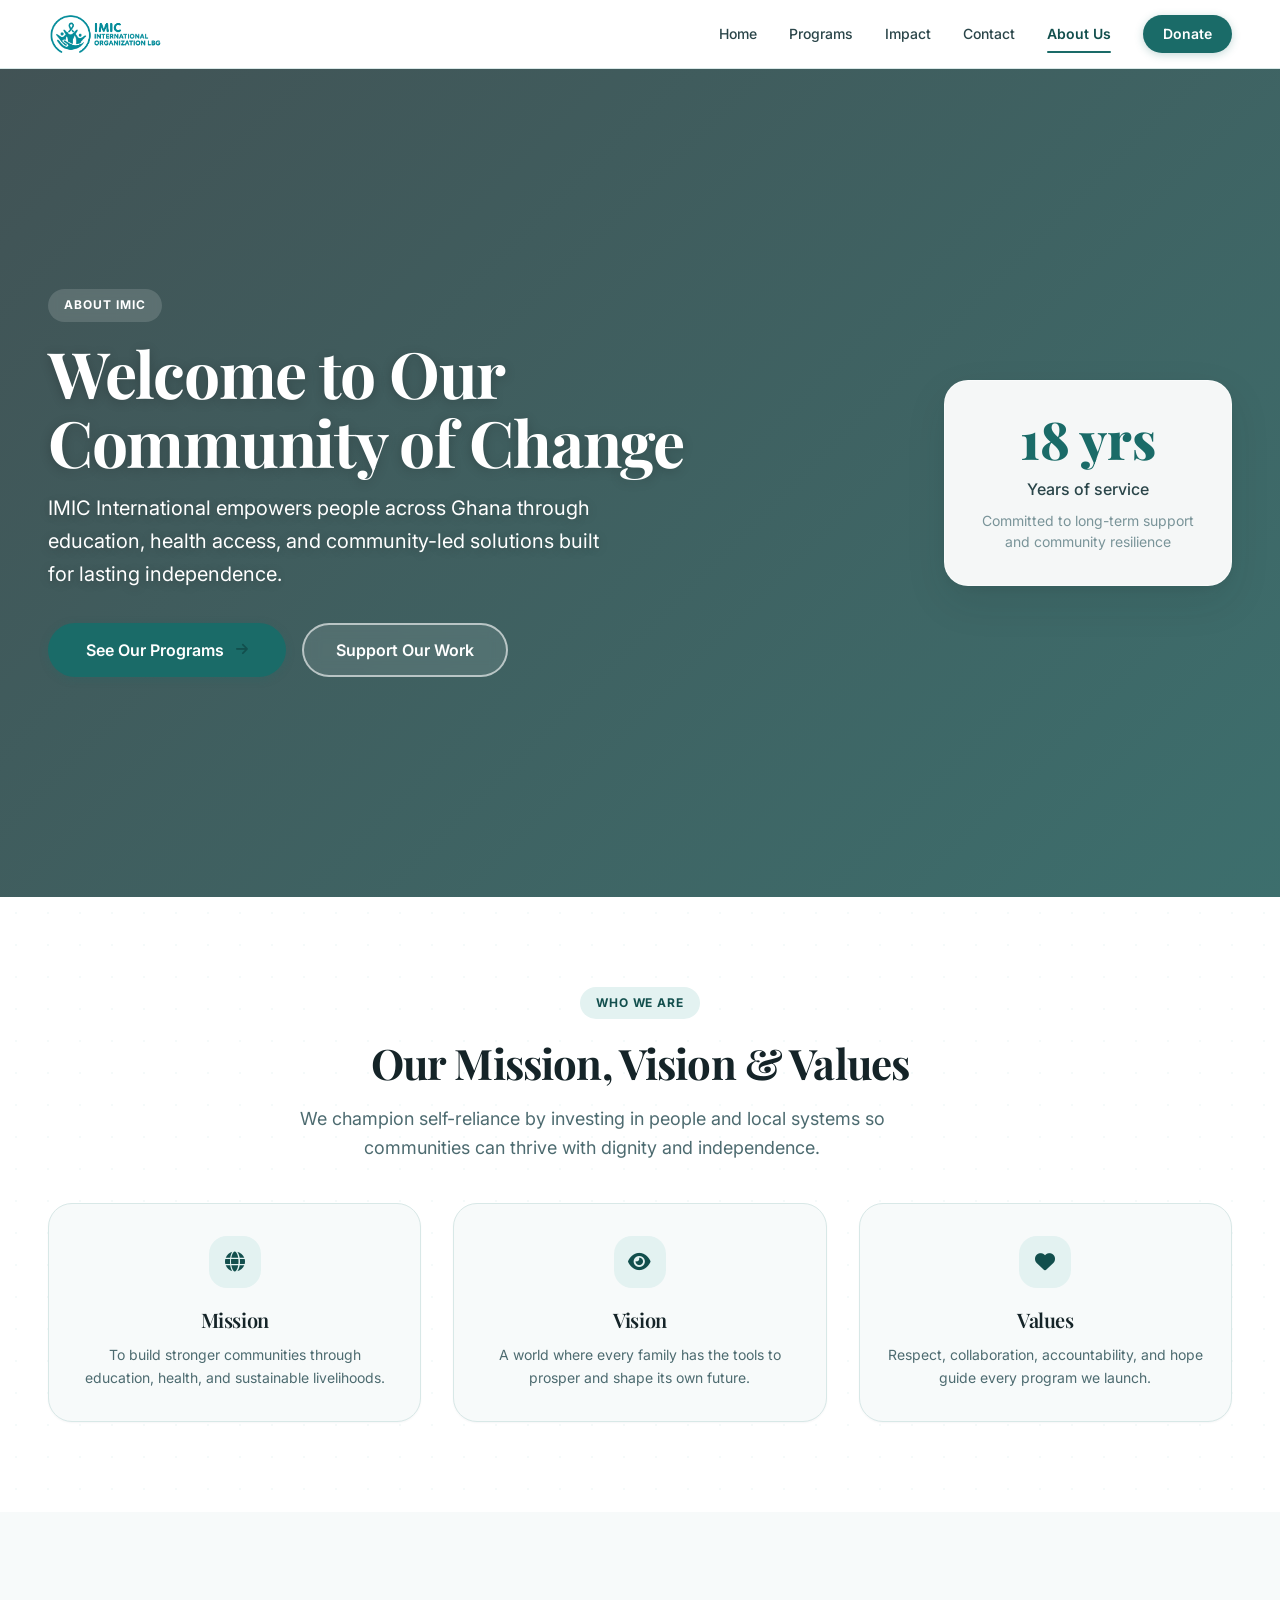
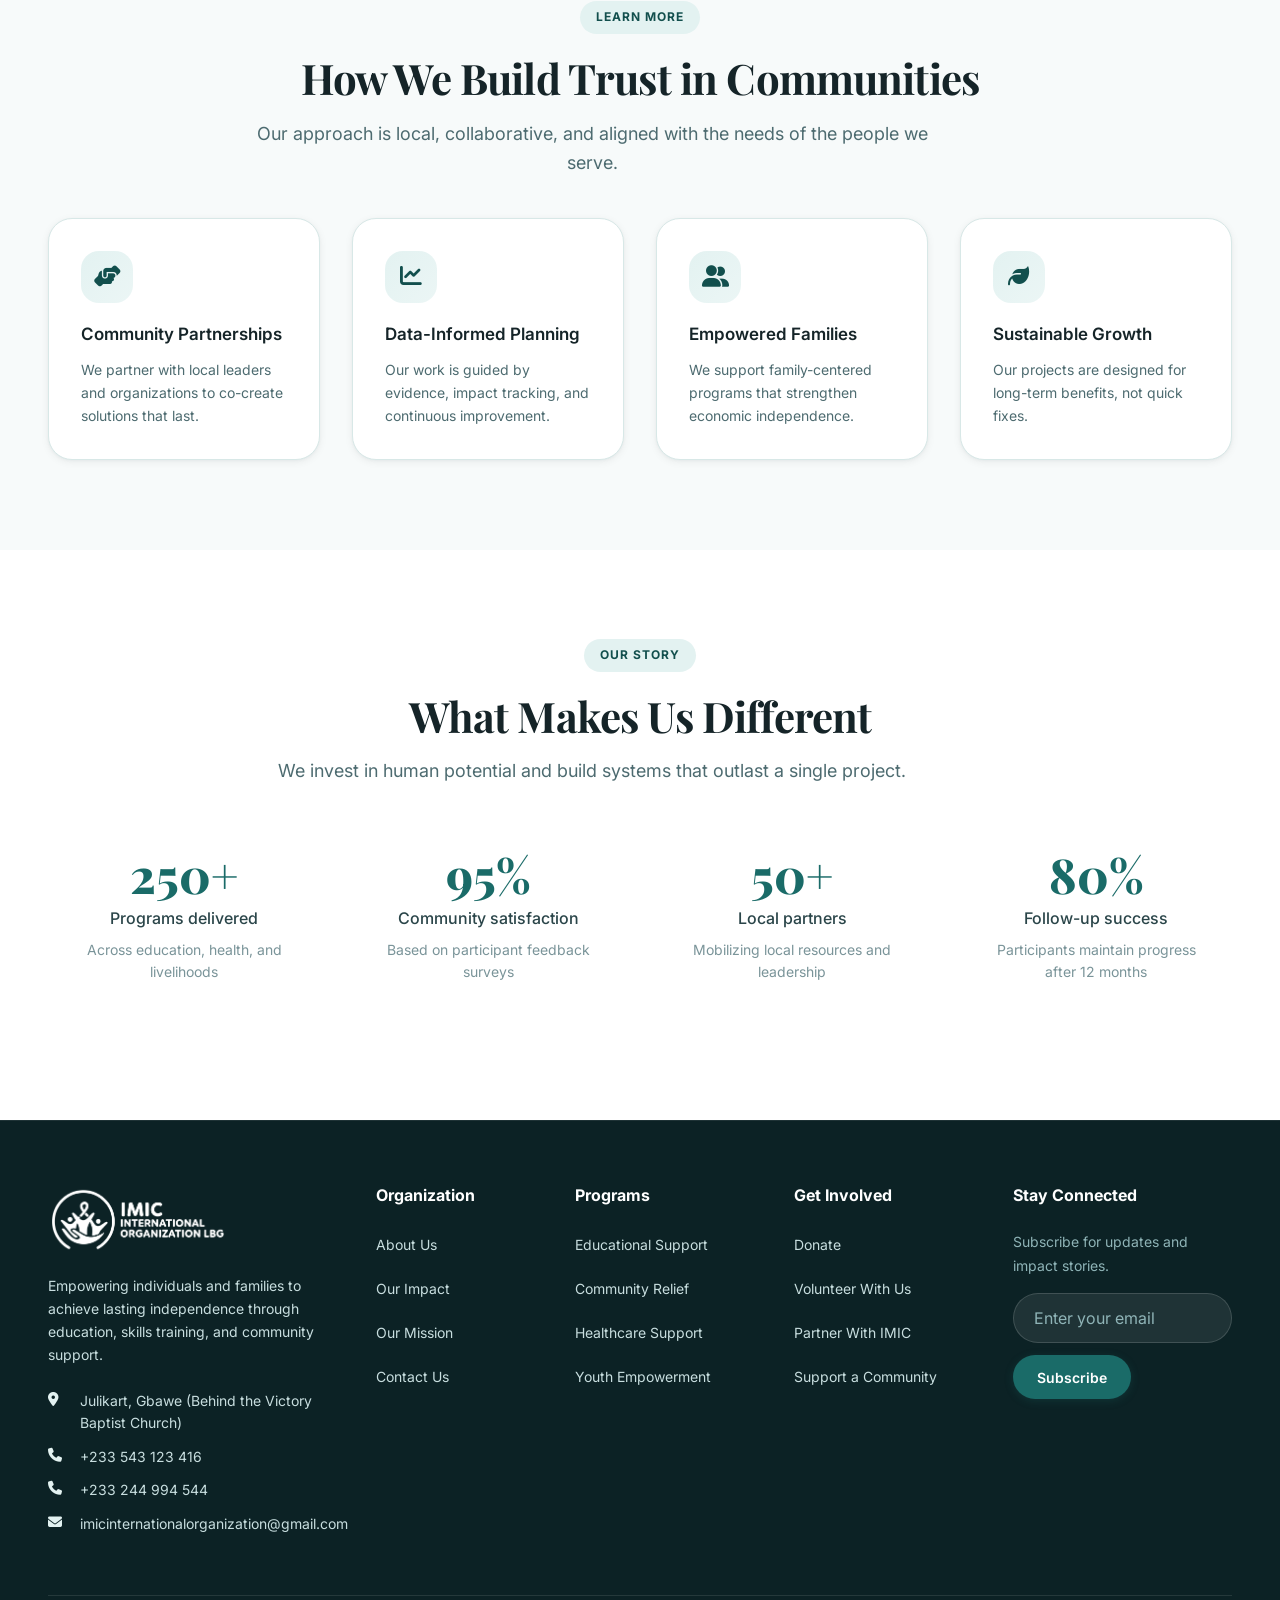
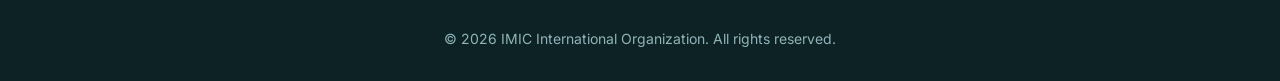
<file: about.html>
<!DOCTYPE html>
<html lang="en">

<head>
  <meta charset="UTF-8" />
  <meta name="viewport" content="width=device-width, initial-scale=1.0, viewport-fit=cover" />
  <meta name="description"
    content="About IMIC International Organization — our mission, values, and community-centered approach to sustainable change in Ghana." />
  <title>IMIC | About Us</title>
  <link rel="preconnect" href="https://fonts.googleapis.com">
  <link rel="preconnect" href="https://fonts.gstatic.com" crossorigin>
  <link
    href="https://fonts.googleapis.com/css2?family=Inter:opsz,wght@14..32,400;14..32,500;14..32,600;14..32,700&family=Playfair+Display:wght@600;700&display=swap"
    rel="stylesheet">
  <link rel="stylesheet" href="https://cdnjs.cloudflare.com/ajax/libs/font-awesome/6.5.1/css/all.min.css"
    crossorigin="anonymous">
  <link rel="stylesheet" href="./styles.css">
</head>

<body>

  <a href="#main-content" class="skip-link">Skip to main content</a>

  <header class="navbar" role="banner">
    <div class="container nav-container">
      <div class="logo">
        <a href="index.html" aria-label="IMIC International — Home">
          <img src="./logo-full-colour.png" alt="IMIC International Organization" width="180" height="48">
        </a>
      </div>
      <button class="mobile-toggle" id="mobileToggle" type="button" aria-label="Open menu" aria-controls="navLinks"
        aria-expanded="false">
        <i class="fas fa-bars" aria-hidden="true"></i>
      </button>
      <nav class="nav-links" id="navLinks" role="navigation" aria-label="Main navigation">
        <a href="index.html">Home</a>
        <a href="programs.html">Programs</a>
        <a href="impact.html">Impact</a>
        <a href="contact.html">Contact</a>
        <a href="about.html">About Us</a>
        <a href="donate.html" class="donate-nav">Donate</a>
      </nav>
    </div>
  </header>

  <main id="main-content">
    <section class="hero hero--about" aria-labelledby="hero-heading">
      <div class="container hero-grid" data-reveal>
        <div class="hero-content">
          <div class="badge">About IMIC</div>
          <h1 id="hero-heading">Welcome to Our Community of Change</h1>
          <p class="hero-lead">IMIC International empowers people across Ghana through education, health access, and
            community-led solutions built for lasting independence.</p>
          <div class="hero-buttons">
            <a href="programs.html" class="btn btn-lg">See Our Programs <i class="fas fa-arrow-right"
                aria-hidden="true"></i></a>
            <a href="donate.html" class="btn btn-outline-light btn-lg">Support Our Work</a>
          </div>
        </div>
        <div class="hero-stat">
          <div class="stat-number counter" data-target="18" data-suffix=" yrs">0</div>
          <div class="stat-label">Years of service</div>
          <div class="stat-desc">Committed to long-term support and community resilience</div>
        </div>
      </div>
    </section>

    <section class="section approach" aria-labelledby="mission-heading">
      <div class="container" data-reveal>
        <div class="section-header">
          <div class="badge">Who we are</div>
          <h2 id="mission-heading" class="section-title">Our Mission, Vision &amp; Values</h2>
          <p class="section-sub">We champion self-reliance by investing in people and local systems so communities can
            thrive with dignity and independence.</p>
        </div>
        <div class="approach-grid">
          <article class="approach-card">
            <div class="card-icon" aria-hidden="true"><i class="fas fa-globe"></i></div>
            <h3>Mission</h3>
            <p>To build stronger communities through education, health, and sustainable livelihoods.</p>
          </article>
          <article class="approach-card">
            <div class="card-icon" aria-hidden="true"><i class="fas fa-eye"></i></div>
            <h3>Vision</h3>
            <p>A world where every family has the tools to prosper and shape its own future.</p>
          </article>
          <article class="approach-card">
            <div class="card-icon" aria-hidden="true"><i class="fas fa-heart"></i></div>
            <h3>Values</h3>
            <p>Respect, collaboration, accountability, and hope guide every program we launch.</p>
          </article>
        </div>
      </div>
    </section>

    <section class="section programs" aria-labelledby="trust-heading">
      <div class="container" data-reveal>
        <div class="section-header">
          <div class="badge">Learn more</div>
          <h2 id="trust-heading" class="section-title">How We Build Trust in Communities</h2>
          <p class="section-sub">Our approach is local, collaborative, and aligned with the needs of the people we
            serve.</p>
        </div>
        <div class="programs-grid">
          <article class="program-card">
            <div class="card-icon" aria-hidden="true"><i class="fas fa-hands-helping"></i></div>
            <h4>Community Partnerships</h4>
            <p>We partner with local leaders and organizations to co-create solutions that last.</p>
          </article>
          <article class="program-card">
            <div class="card-icon" aria-hidden="true"><i class="fas fa-chart-line"></i></div>
            <h4>Data-Informed Planning</h4>
            <p>Our work is guided by evidence, impact tracking, and continuous improvement.</p>
          </article>
          <article class="program-card">
            <div class="card-icon" aria-hidden="true"><i class="fas fa-user-friends"></i></div>
            <h4>Empowered Families</h4>
            <p>We support family-centered programs that strengthen economic independence.</p>
          </article>
          <article class="program-card">
            <div class="card-icon" aria-hidden="true"><i class="fas fa-leaf"></i></div>
            <h4>Sustainable Growth</h4>
            <p>Our projects are designed for long-term benefits, not quick fixes.</p>
          </article>
        </div>
      </div>
    </section>

    <section class="section impact-stats" aria-labelledby="different-heading">
      <div class="container" data-reveal>
        <div class="section-header">
          <div class="badge">Our story</div>
          <h2 id="different-heading" class="section-title">What Makes Us Different</h2>
          <p class="section-sub">We invest in human potential and build systems that outlast a single project.</p>
        </div>
        <div class="stats-container">
          <div class="stat-block">
            <div class="stat-main">250+</div>
            <div>Programs delivered</div><small>Across education, health, and livelihoods</small>
          </div>
          <div class="stat-block">
            <div class="stat-main">95%</div>
            <div>Community satisfaction</div><small>Based on participant feedback surveys</small>
          </div>
          <div class="stat-block">
            <div class="stat-main">50+</div>
            <div>Local partners</div><small>Mobilizing local resources and leadership</small>
          </div>
          <div class="stat-block">
            <div class="stat-main">80%</div>
            <div>Follow-up success</div><small>Participants maintain progress after 12 months</small>
          </div>
        </div>
      </div>
    </section>
  </main>

  <footer class="site-footer" role="contentinfo">
    <div class="container">
      <div class="footer-grid-modern">
        <div class="footer-brand">
          <img src="./logo-white.png" alt="IMIC International Organization" width="180" height="48" loading="lazy">
          <p>Empowering individuals and families to achieve lasting independence through education, skills training, and
            community support.</p>
          <div class="contact-info">
            <p><i class="fas fa-map-marker-alt" aria-hidden="true"></i> Julikart, Gbawe (Behind the Victory Baptist
              Church)</p>
            <p><i class="fas fa-phone" aria-hidden="true"></i> <a href="tel:+233543123416">+233 543 123 416</a></p>
            <p><i class="fas fa-phone" aria-hidden="true"></i> <a href="tel:+233244994544">+233 244 994 544</a></p>
            <p><i class="fas fa-envelope" aria-hidden="true"></i> <a
                href="mailto:imicinternationalorganization@gmail.com">imicinternationalorganization@gmail.com</a></p>
          </div>
        </div>
        <div class="footer-col">
          <h4>Organization</h4>
          <a href="about.html">About Us</a>
          <a href="impact.html">Our Impact</a>
          <a href="about.html">Our Mission</a>
          <a href="contact.html">Contact Us</a>
        </div>
        <div class="footer-col">
          <h4>Programs</h4>
          <a href="programs.html">Educational Support</a>
          <a href="programs.html">Community Relief</a>
          <a href="programs.html">Healthcare Support</a>
          <a href="programs.html">Youth Empowerment</a>
        </div>
        <div class="footer-col">
          <h4>Get Involved</h4>
          <a href="donate.html">Donate</a>
          <a href="contact.html">Volunteer With Us</a>
          <a href="contact.html">Partner With IMIC</a>
          <a href="donate.html">Support a Community</a>
        </div>
        <div class="footer-newsletter">
          <h4>Stay Connected</h4>
          <p>Subscribe for updates and impact stories.</p>
          <div class="newsletter-form">
            <label for="newsEmail" class="sr-only">Email address</label>
            <input type="email" id="newsEmail" placeholder="Enter your email" autocomplete="email" required>
            <button type="button" id="subscribeBtn">Subscribe</button>
          </div>
        </div>
      </div>
      <div class="footer-bottom">
        <div>© <span id="year"></span> IMIC International Organization. All rights reserved.</div>
      </div>
    </div>
  </footer>
  <script src="./script.js" defer></script>
</body>

</html>
</file>
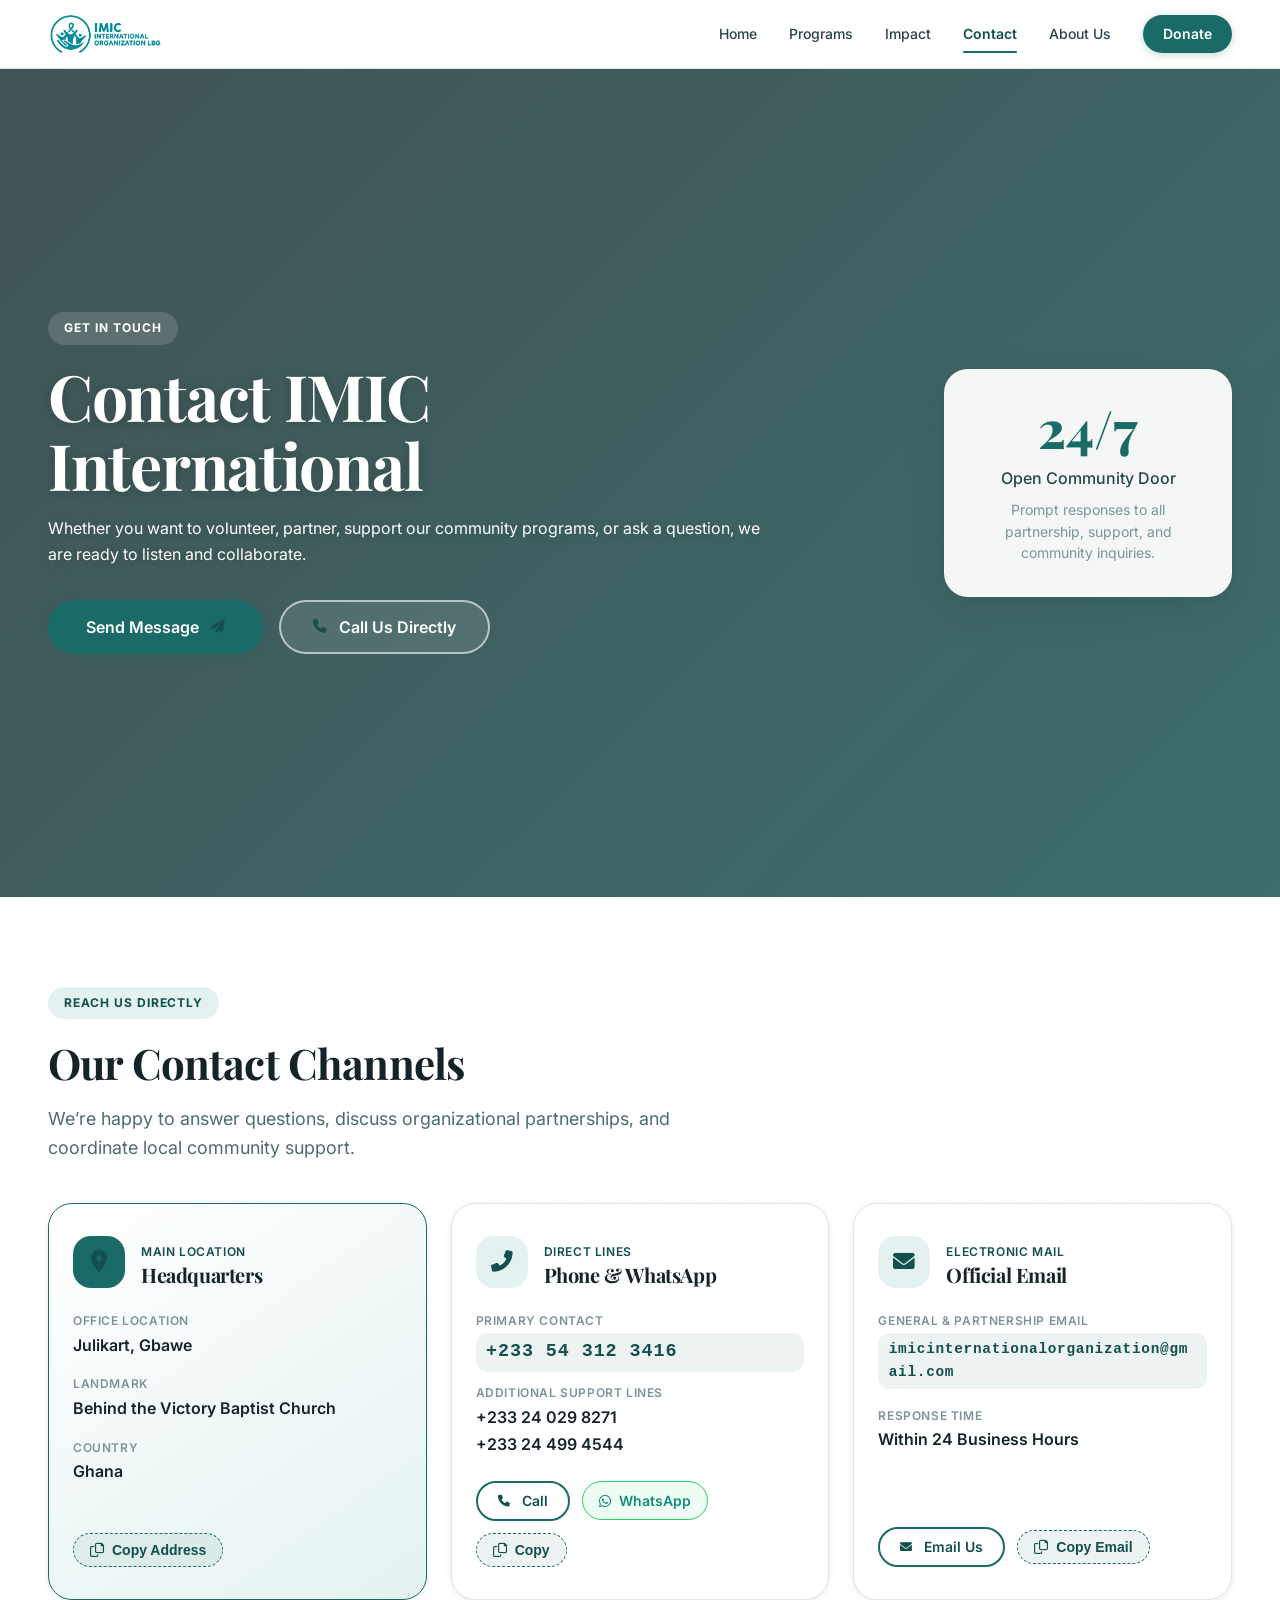
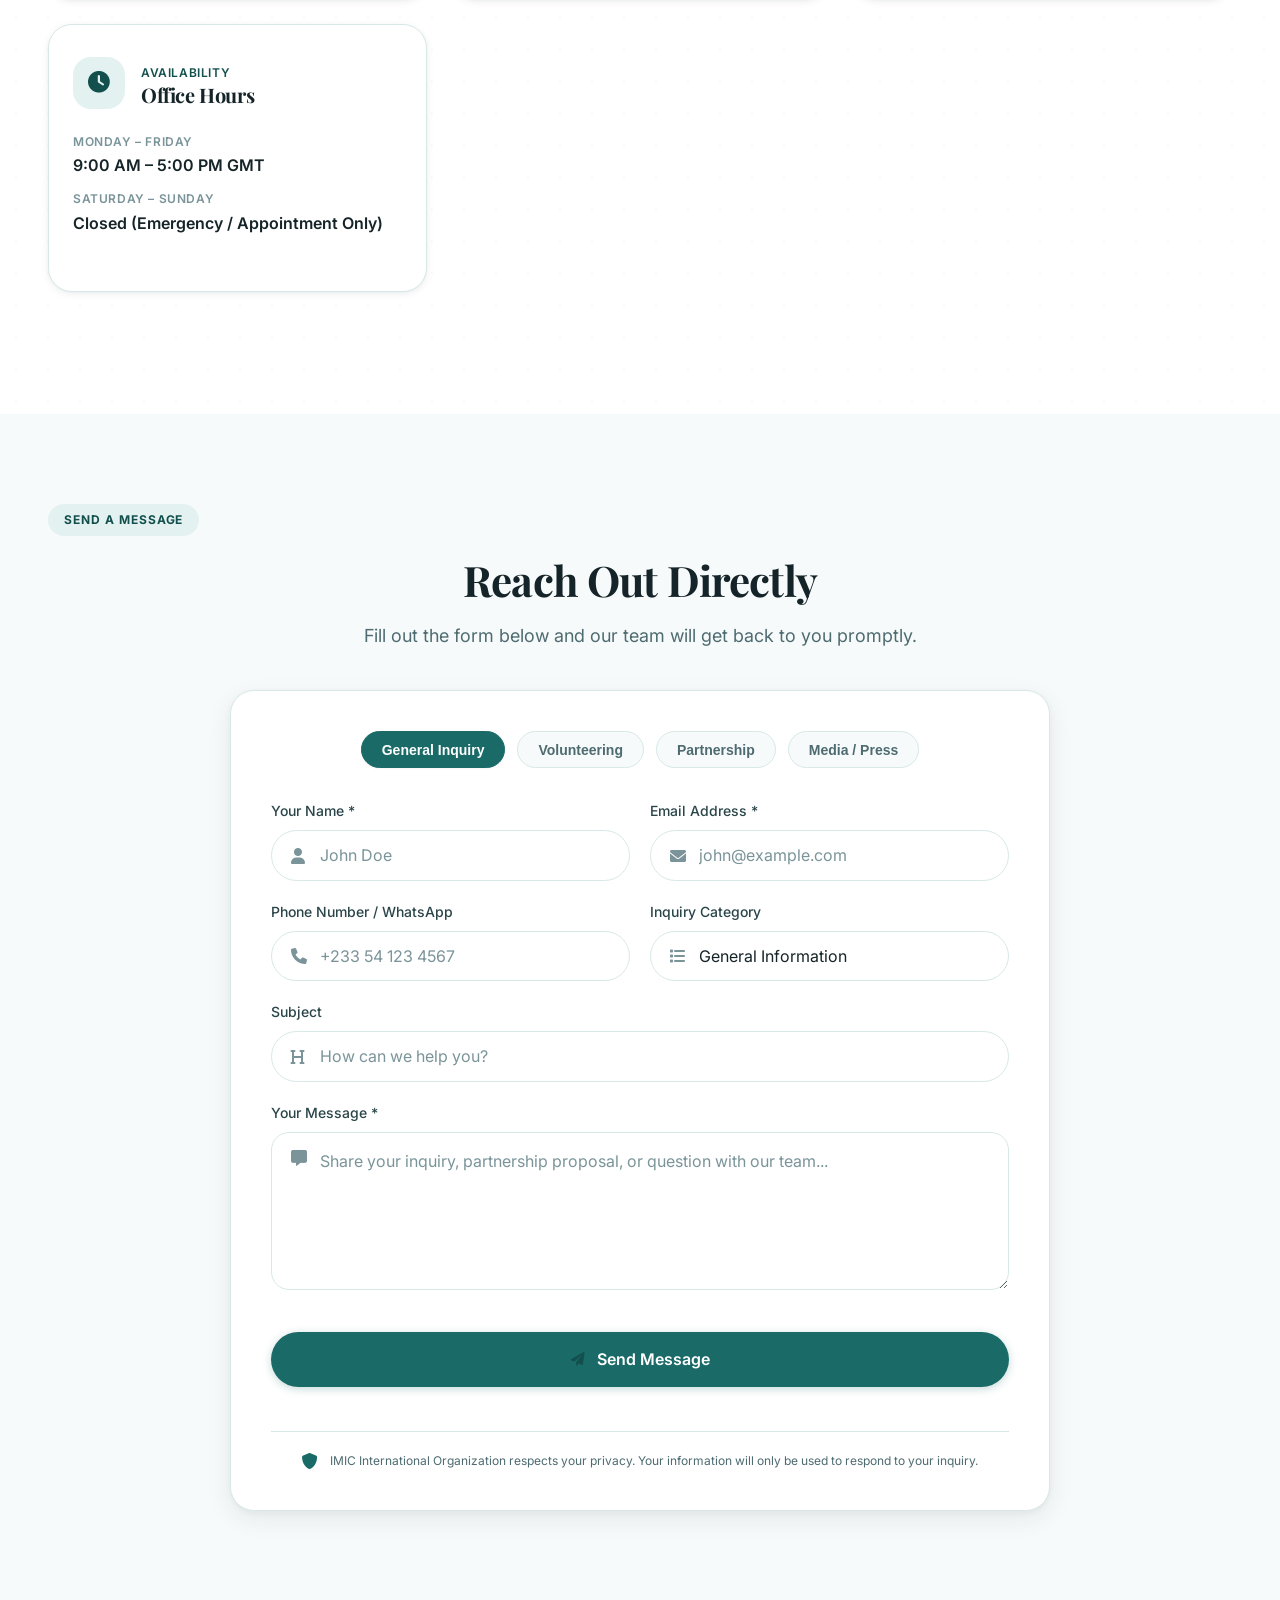
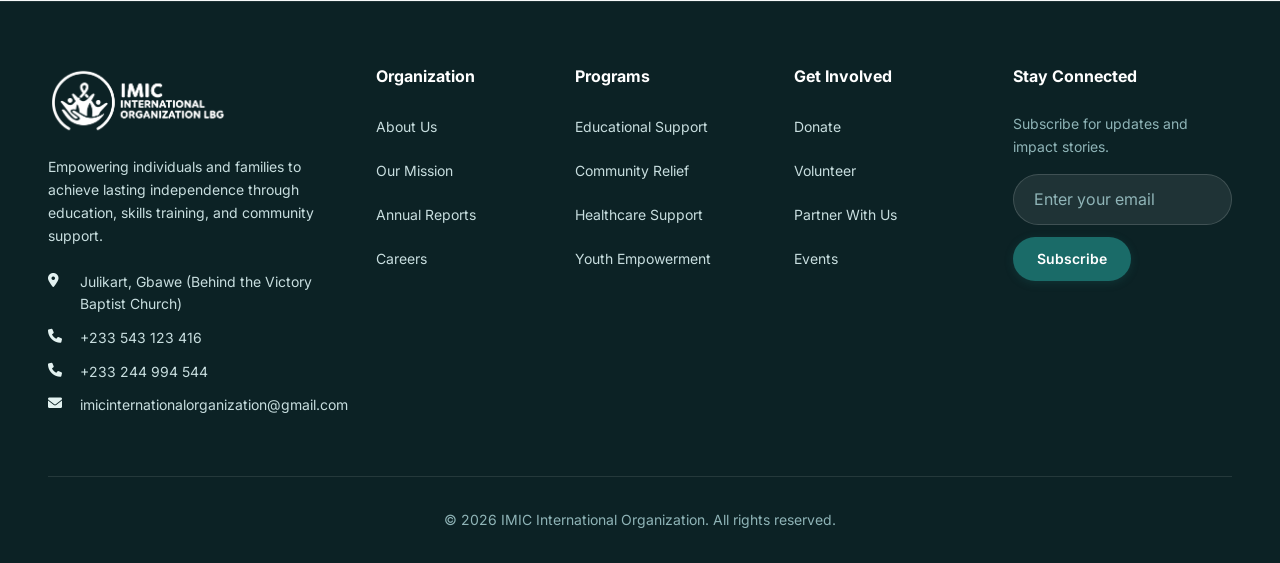
<file: contact.html>
<!DOCTYPE html>
<html lang="en">

<head>
  <meta charset="UTF-8" />
  <meta name="viewport" content="width=device-width, initial-scale=1.0, viewport-fit=cover" />
  <meta name="description"
    content="Contact IMIC International Organization — reach out for partnership, volunteering, or general inquiries." />
  <title>IMIC | Contact Us</title>
  <link rel="preconnect" href="https://fonts.googleapis.com">
  <link rel="preconnect" href="https://fonts.gstatic.com" crossorigin>
  <link
    href="https://fonts.googleapis.com/css2?family=Inter:opsz,wght@14..32,300;14..32,400;14..32,500;14..32,600;14..32,700;14..32,800&family=Playfair+Display:ital,wght@0,400;0,500;0,600;0,700;1,400&display=swap"
    rel="stylesheet">
  <link rel="stylesheet" href="https://cdnjs.cloudflare.com/ajax/libs/font-awesome/6.0.0-beta3/css/all.min.css">
  <link rel="stylesheet" href="./styles.css">
</head>

<body>
  <header class="navbar">
    <div class="container nav-container">
      <div class="logo">
        <a href="index.html"><img src="./logo-full-colour.png" alt="IMIC Logo"></a>
      </div>
      <button class="mobile-toggle" id="mobileToggle" aria-label="Menu"><i class="fas fa-bars"></i></button>
      <div class="nav-links" id="navLinks">
        <a href="index.html">Home</a>
        <a href="programs.html">Programs</a>
        <a href="impact.html">Impact</a>
        <a href="contact.html" aria-current="page">Contact</a>
        <a href="about.html">About Us</a>
        <a href="donate.html" class="donate-nav">Donate</a>
      </div>
    </div>
  </header>
  <main>
    <!-- HERO -->
    <section class="hero hero--contact">
      <div class="container hero-grid" data-reveal>
        <div class="hero-content">
          <div class="badge">Get in touch</div>
          <h1>Contact IMIC International</h1>
          <p>Whether you want to volunteer, partner, support our community programs, or ask a question, we are ready to
            listen and collaborate.</p>
          <div class="hero-buttons">
            <a href="#contact-form" class="btn btn-lg">Send Message <i class="fas fa-paper-plane"
                aria-hidden="true"></i></a>
            <a href="tel:+233543123416" class="btn btn-outline-light btn-lg"><i class="fas fa-phone"></i> Call Us
              Directly</a>
          </div>
        </div>
        <div class="hero-stat">
          <div class="stat-number">24/7</div>
          <div class="stat-label">Open Community Door</div>
          <div class="stat-desc">Prompt responses to all partnership, support, and community inquiries.</div>
        </div>
      </div>
    </section>

    <!-- CONTACT INFO CARDS -->
    <section class="section approach">
      <div class="container" data-reveal>
        <div class="badge">Reach us directly</div>
        <h2 class="section-title">Our Contact Channels</h2>
        <p class="section-sub">We’re happy to answer questions, discuss organizational partnerships, and coordinate
          local community support.</p>

        <div class="donation-details-grid">
          <!-- Office Location Card -->
          <div class="donate-detail-card donate-detail-card--highlight">
            <div class="donate-card-header">
              <div class="donate-card-icon">
                <i class="fas fa-map-marker-alt"></i>
              </div>
              <div class="donate-card-title">
                <span>Main Location</span>
                <h3>Headquarters</h3>
              </div>
            </div>
            <div class="donate-card-body">
              <div class="detail-row">
                <span class="detail-label">Office Location</span>
                <span class="detail-value">Julikart, Gbawe</span>
              </div>
              <div class="detail-row" style="margin-top: 6px;">
                <span class="detail-label">Landmark</span>
                <span class="detail-value">Behind the Victory Baptist Church</span>
              </div>
              <div class="detail-row" style="margin-top: 6px;">
                <span class="detail-label">Country</span>
                <span class="detail-value">Ghana</span>
              </div>
            </div>
            <div class="donate-card-actions">
              <button type="button" class="btn-copy" data-copy="Julikart, Gbawe, Behind the Victory Baptist Church">
                <i class="far fa-copy"></i> Copy Address
              </button>
            </div>
          </div>

          <!-- Phone Lines Card -->
          <div class="donate-detail-card">
            <div class="donate-card-header">
              <div class="donate-card-icon">
                <i class="fas fa-phone-alt"></i>
              </div>
              <div class="donate-card-title">
                <span>Direct Lines</span>
                <h3>Phone & WhatsApp</h3>
              </div>
            </div>
            <div class="donate-card-body">
              <div class="detail-row">
                <span class="detail-label">Primary Contact</span>
                <span class="detail-value detail-value--highlight">+233 54 312 3416</span>
              </div>
              <div class="detail-row">
                <span class="detail-label">Additional Support Lines</span>
                <span class="detail-value">+233 24 029 8271</span>
                <span class="detail-value">+233 24 499 4544</span>
              </div>
            </div>
            <div class="donate-card-actions">
              <a href="tel:+233543123416" class="btn btn-sm btn-outline"><i class="fas fa-phone"></i> Call</a>
              <a href="https://wa.me/233543123416" target="_blank" rel="noopener" class="btn-outline-whatsapp"><i
                  class="fab fa-whatsapp"></i> WhatsApp</a>
              <button type="button" class="btn-copy" data-copy="+233543123416">
                <i class="far fa-copy"></i> Copy
              </button>
            </div>
          </div>

          <!-- Email & Inquiries Card -->
          <div class="donate-detail-card">
            <div class="donate-card-header">
              <div class="donate-card-icon">
                <i class="fas fa-envelope"></i>
              </div>
              <div class="donate-card-title">
                <span>Electronic Mail</span>
                <h3>Official Email</h3>
              </div>
            </div>
            <div class="donate-card-body">
              <div class="detail-row">
                <span class="detail-label">General & Partnership Email</span>
                <span class="detail-value detail-value--highlight"
                  style="font-size: 0.9rem;">imicinternationalorganization@gmail.com</span>
              </div>
              <div class="detail-row" style="margin-top: 6px;">
                <span class="detail-label">Response Time</span>
                <span class="detail-value">Within 24 Business Hours</span>
              </div>
            </div>
            <div class="donate-card-actions">
              <a href="mailto:imicinternationalorganization@gmail.com" class="btn btn-sm btn-outline"><i
                  class="fas fa-envelope"></i> Email Us</a>
              <button type="button" class="btn-copy" data-copy="imicinternationalorganization@gmail.com">
                <i class="far fa-copy"></i> Copy Email
              </button>
            </div>
          </div>

          <!-- Office Hours Card -->
          <div class="donate-detail-card">
            <div class="donate-card-header">
              <div class="donate-card-icon">
                <i class="fas fa-clock"></i>
              </div>
              <div class="donate-card-title">
                <span>Availability</span>
                <h3>Office Hours</h3>
              </div>
            </div>
            <div class="donate-card-body">
              <div class="detail-row">
                <span class="detail-label">Monday – Friday</span>
                <span class="detail-value">9:00 AM – 5:00 PM GMT</span>
              </div>
              <div class="detail-row">
                <span class="detail-label">Saturday – Sunday</span>
                <span class="detail-value">Closed (Emergency / Appointment Only)</span>
              </div>
            </div>
          </div>
        </div>
      </div>
    </section>

    <!-- ENHANCED CONTACT FORM SECTION -->
    <section id="contact-form" class="section programs">
      <div class="container" data-reveal>
        <div class="badge">Send a message</div>
        <h2 class="section-title text-center" style="text-align: center;">Reach Out Directly</h2>
        <p class="section-sub section-sub--centered">Fill out the form below and our team will get back to you promptly.
        </p>

        <div class="donate-form-card">
          <!-- Topic Selection Pills -->
          <div class="contact-topic-toggle" id="contactTopicToggle">
            <button type="button" class="topic-btn active" data-topic="General Inquiry">General Inquiry</button>
            <button type="button" class="topic-btn" data-topic="Volunteering">Volunteering</button>
            <button type="button" class="topic-btn" data-topic="Partnership">Partnership</button>
            <button type="button" class="topic-btn" data-topic="Media / Press">Media / Press</button>
          </div>

          <form class="contact-form donate-form" id="mainContactForm" data-subject="IMIC Website Inquiry">
            <input type="hidden" id="selectedTopic" name="topic" value="General Inquiry">

            <div class="form-grid-2col">
              <!-- Full Name -->
              <div class="form-group">
                <label for="contactName">Your Name *</label>
                <div class="input-icon-group">
                  <i class="fas fa-user"></i>
                  <input type="text" id="contactName" name="name" placeholder="John Doe" required
                    aria-label="Your Name">
                </div>
              </div>

              <!-- Email Address -->
              <div class="form-group">
                <label for="contactEmail">Email Address *</label>
                <div class="input-icon-group">
                  <i class="fas fa-envelope"></i>
                  <input type="email" id="contactEmail" name="email" placeholder="john@example.com" required
                    aria-label="Email Address">
                </div>
              </div>
            </div>

            <div class="form-grid-2col">
              <!-- Phone Number -->
              <div class="form-group">
                <label for="contactPhone">Phone Number / WhatsApp</label>
                <div class="input-icon-group">
                  <i class="fas fa-phone"></i>
                  <input type="tel" id="contactPhone" name="phone" placeholder="+233 54 123 4567"
                    aria-label="Phone Number">
                </div>
              </div>

              <!-- Subject Category -->
              <div class="form-group">
                <label for="contactCategory">Inquiry Category</label>
                <div class="input-icon-group">
                  <i class="fas fa-list"></i>
                  <select id="contactCategory" name="program" aria-label="Inquiry Category">
                    <option value="General Information">General Information</option>
                    <option value="Partnership & Sponsorship">Partnership & Sponsorship</option>
                    <option value="Volunteer Opportunities">Volunteer Opportunities</option>
                    <option value="Program & Community Support">Program & Community Support</option>
                    <option value="Press & Media Inquiries">Press & Media Inquiries</option>
                  </select>
                </div>
              </div>
            </div>

            <!-- Subject Line -->
            <div class="form-group">
              <label for="contactSubject">Subject</label>
              <div class="input-icon-group">
                <i class="fas fa-heading"></i>
                <input type="text" id="contactSubject" name="subject" placeholder="How can we help you?"
                  aria-label="Subject">
              </div>
            </div>

            <!-- Message -->
            <div class="form-group">
              <label for="contactMessage">Your Message *</label>
              <div class="textarea-icon-group">
                <i class="fas fa-comment-alt"></i>
                <textarea id="contactMessage" name="message" rows="5"
                  placeholder="Share your inquiry, partnership proposal, or question with our team..." required
                  aria-label="Your Message"></textarea>
              </div>
            </div>

            <!-- Submit Button -->
            <div style="text-align: center; margin-top: var(--space-4);">
              <button type="submit" class="btn btn-lg" style="width: 100%; justify-content: center;">
                <i class="fas fa-paper-plane"></i> Send Message
              </button>
            </div>

            <div class="trust-badge-container">
              <i class="fas fa-shield-alt"></i>
              <span>IMIC International Organization respects your privacy. Your information will only be used to respond
                to your inquiry.</span>
            </div>
          </form>
        </div>
      </div>
    </section>
  </main>

  <footer class="site-footer">
    <div class="container">
      <div class="footer-grid-modern">
        <div class="footer-brand">
          <img src="./logo-white.png" alt="IMIC Logo">
          <p>Empowering individuals and families to achieve lasting independence through education, skills training, and
            community support.</p>
          <div class="contact-info">
            <p><i class="fas fa-map-marker-alt" aria-hidden="true"></i> Julikart, Gbawe (Behind the Victory Baptist
              Church)</p>
            <p><i class="fas fa-phone" aria-hidden="true"></i> <a href="tel:+233543123416">+233 543 123 416</a></p>
            <p><i class="fas fa-phone" aria-hidden="true"></i> <a href="tel:+233244994544">+233 244 994 544</a></p>
            <p><i class="fas fa-envelope" aria-hidden="true"></i> <a
                href="mailto:imicinternationalorganization@gmail.com">imicinternationalorganization@gmail.com</a></p>
          </div>
        </div>
        <div class="footer-col">
          <h4>Organization</h4><a href="about.html">About Us</a><a href="impact.html">Our Mission</a><a
            href="index.html">Annual Reports</a><a href="contact.html">Careers</a>
        </div>
        <div class="footer-col">
          <h4>Programs</h4><a href="programs.html">Educational Support</a><a href="programs.html">Community Relief</a><a
            href="programs.html">Healthcare Support</a><a href="programs.html">Youth Empowerment</a>
        </div>
        <div class="footer-col">
          <h4>Get Involved</h4><a href="donate.html">Donate</a><a href="contact.html">Volunteer</a><a
            href="contact.html">Partner With Us</a><a href="donate.html">Events</a>
        </div>
        <div class="footer-newsletter">
          <h4>Stay Connected</h4>
          <p>Subscribe for updates and impact stories.</p>
          <div class="newsletter-form"><input type="email" placeholder="Enter your email" id="newsEmail"><button
              id="subscribeBtn">Subscribe</button></div>
        </div>
      </div>
      <div class="footer-bottom">
        <div>© <span id="year"></span> IMIC International Organization. All rights reserved.</div>
      </div>
    </div>
  </footer>
  <script src="./script.js"></script>
</body>

</html>
</file>
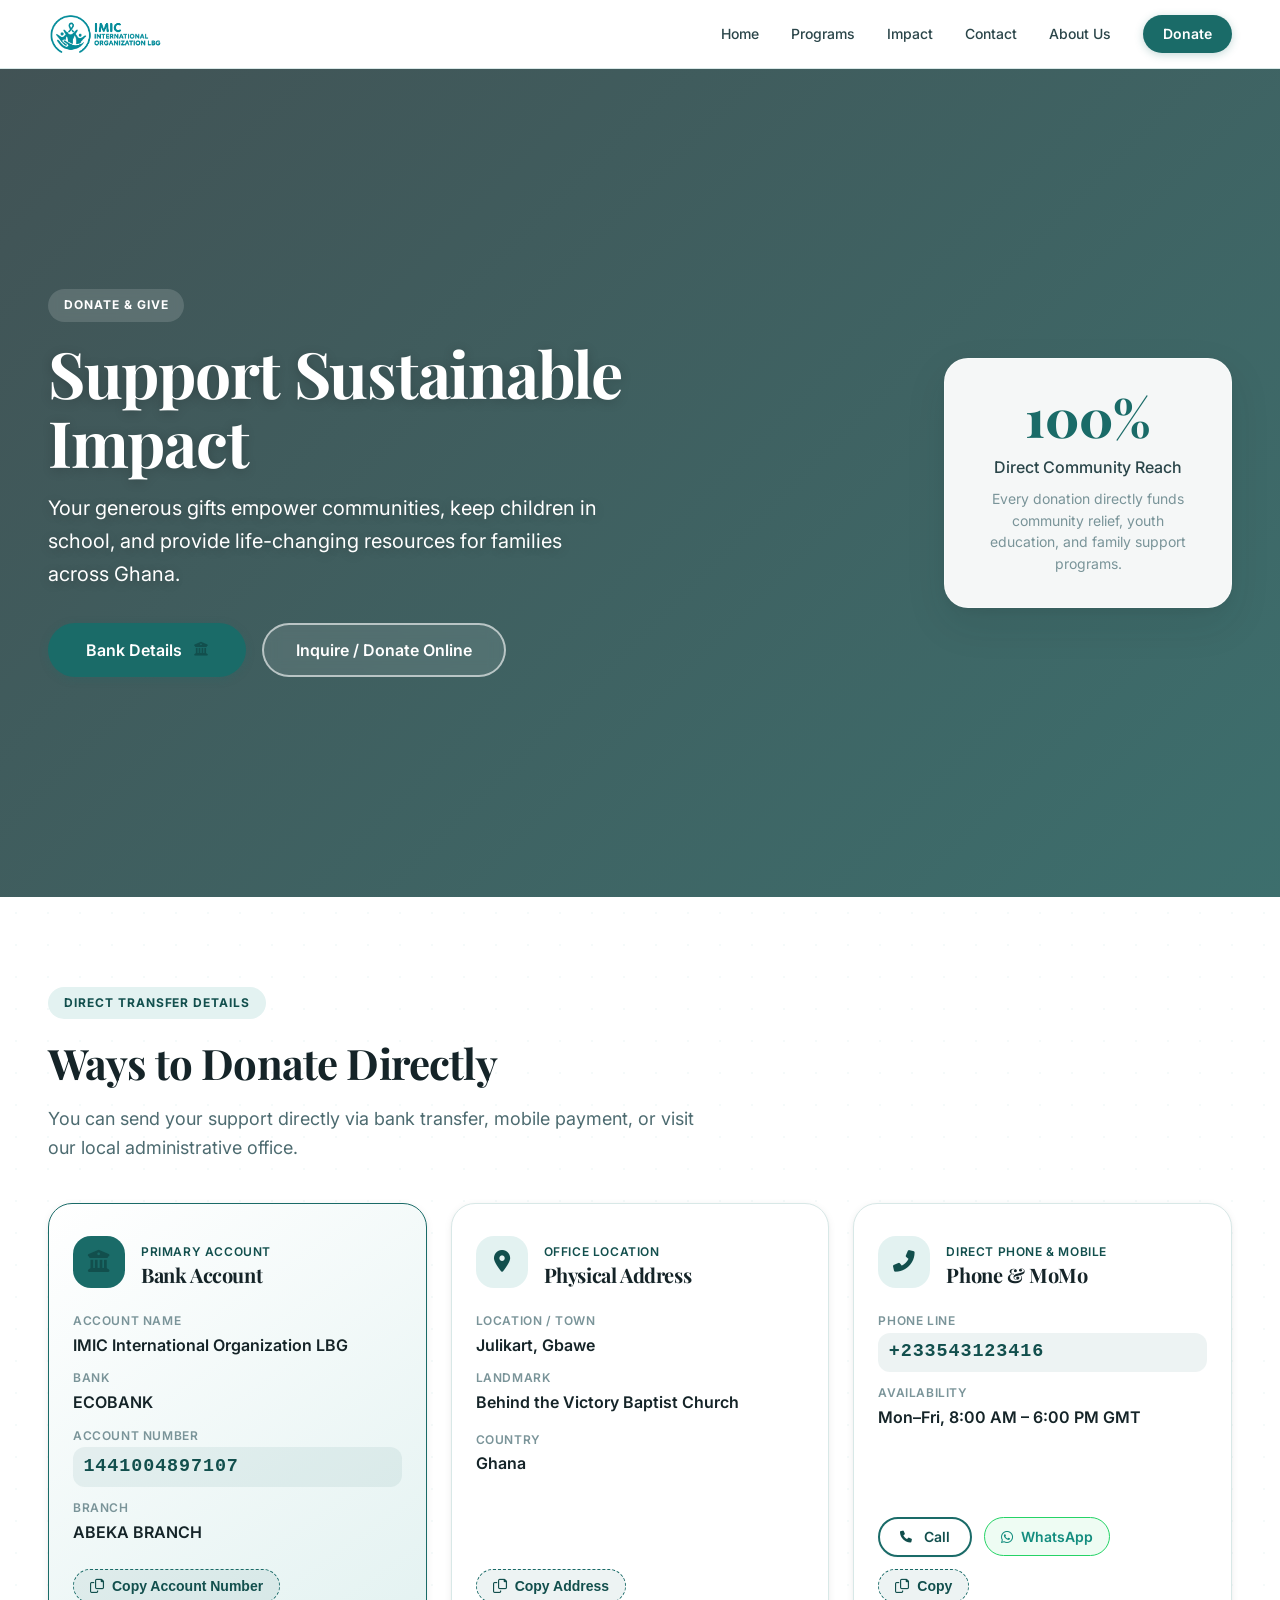
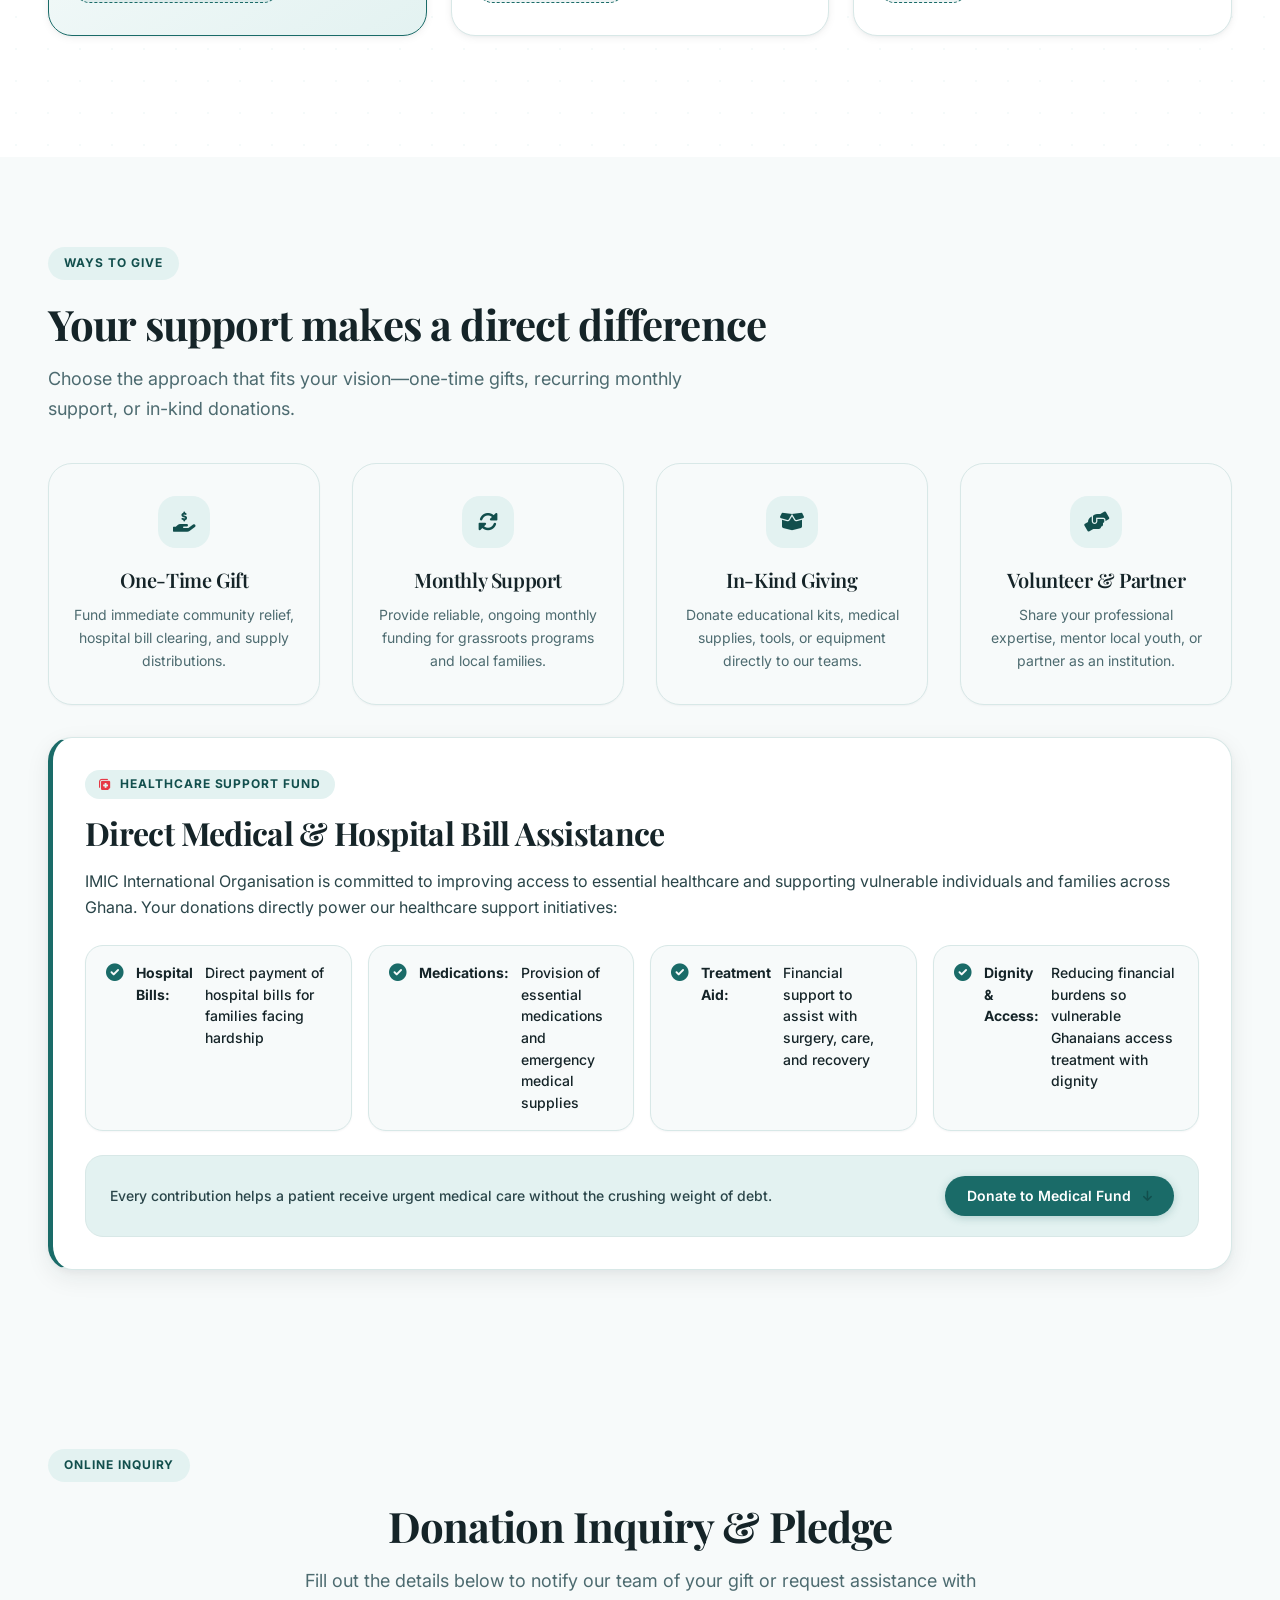
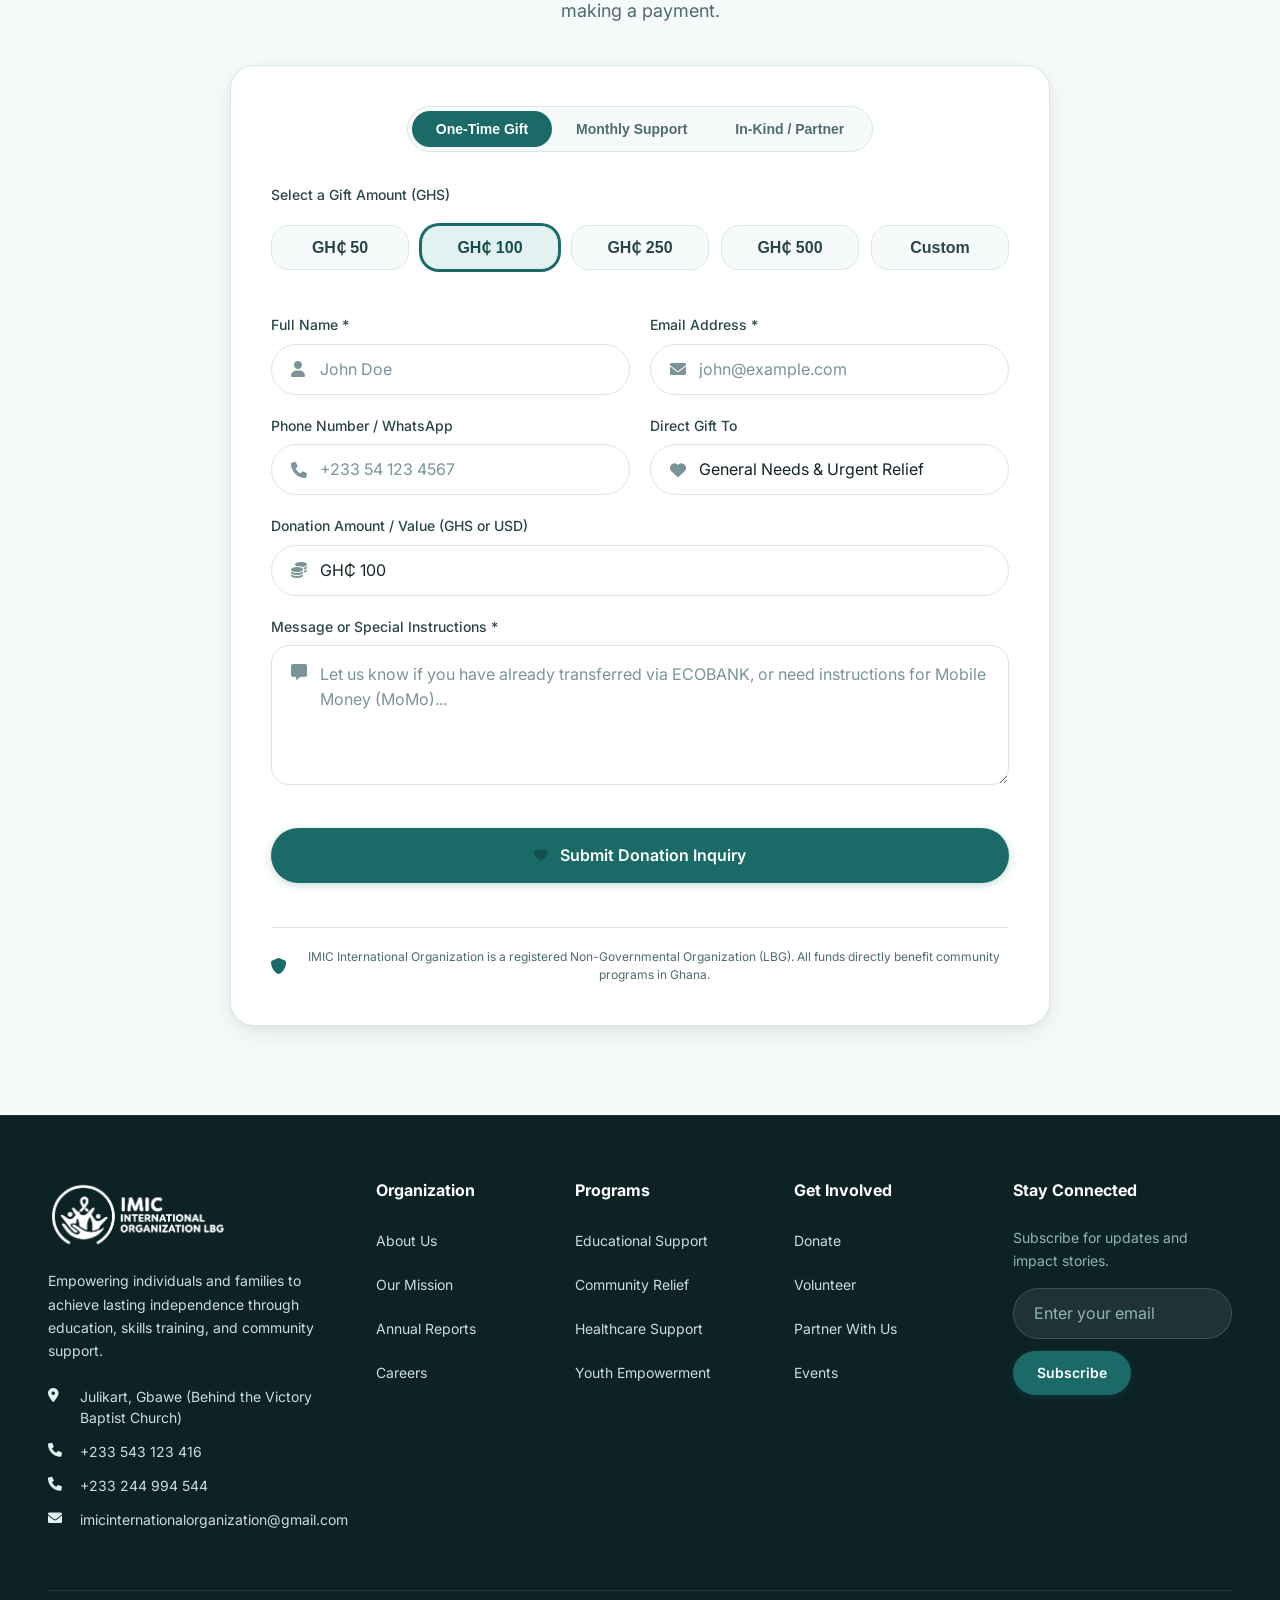
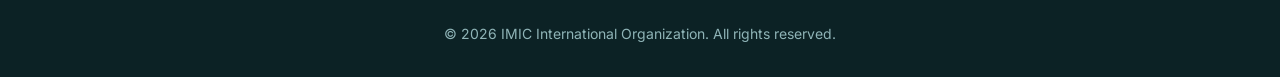
<file: donate.html>
<!DOCTYPE html>
<html lang="en">

<head>
  <meta charset="UTF-8" />
  <meta name="viewport" content="width=device-width, initial-scale=1.0, viewport-fit=cover" />
  <meta name="description"
    content="Donate to IMIC International Organization — support sustainable community programs, education, healthcare, and families in need in Ghana." />
  <title>IMIC | Donate & Support</title>
  <link rel="preconnect" href="https://fonts.googleapis.com">
  <link rel="preconnect" href="https://fonts.gstatic.com" crossorigin>
  <link
    href="https://fonts.googleapis.com/css2?family=Inter:opsz,wght@14..32,300;14..32,400;14..32,500;14..32,600;14..32,700;14..32,800&family=Playfair+Display:ital,wght@0,400;0,500;0,600;0,700;1,400&display=swap"
    rel="stylesheet">
  <link rel="stylesheet" href="https://cdnjs.cloudflare.com/ajax/libs/font-awesome/6.0.0-beta3/css/all.min.css">
  <link rel="stylesheet" href="./styles.css">
</head>

<body>
  <header class="navbar">
    <div class="container nav-container">
      <div class="logo">
        <a href="index.html"><img src="./logo-full-colour.png" alt="IMIC Logo"></a>
      </div>
      <button class="mobile-toggle" id="mobileToggle" aria-label="Menu"><i class="fas fa-bars"></i></button>
      <div class="nav-links" id="navLinks">
        <a href="index.html">Home</a>
        <a href="programs.html">Programs</a>
        <a href="impact.html">Impact</a>
        <a href="contact.html">Contact</a>
        <a href="about.html">About Us</a>
        <a href="donate.html" class="donate-nav">Donate</a>
      </div>
    </div>
  </header>
  <main>
    <!-- HERO -->
    <section class="hero hero--donate">
      <div class="container hero-grid" data-reveal>
        <div class="hero-content">
          <div class="badge">Donate & Give</div>
          <h1>Support Sustainable Impact</h1>
          <p class="hero-lead">Your generous gifts empower communities, keep children in school, and provide
            life-changing resources for families across Ghana.</p>
          <div class="hero-buttons">
            <a href="#direct-donation" class="btn btn-lg">Bank Details <i class="fas fa-university"
                aria-hidden="true"></i></a>
            <a href="#donate-form" class="btn btn-outline-light btn-lg">Inquire / Donate Online</a>
          </div>
        </div>
        <div class="hero-stat">
          <div class="stat-number">100%</div>
          <div class="stat-label">Direct Community Reach</div>
          <div class="stat-desc">Every donation directly funds community relief, youth education, and family support
            programs.</div>
        </div>
      </div>
    </section>

    <!-- DIRECT DONATION DETAILS SECTION -->
    <section id="direct-donation" class="section approach">
      <div class="container" data-reveal>
        <div class="badge">Direct Transfer Details</div>
        <h2 class="section-title">Ways to Donate Directly</h2>
        <p class="section-sub">You can send your support directly via bank transfer, mobile payment, or visit our local
          administrative office.</p>

        <div class="donation-details-grid">
          <!-- Bank Card -->
          <div class="donate-detail-card donate-detail-card--highlight">
            <div class="donate-card-header">
              <div class="donate-card-icon">
                <i class="fas fa-university"></i>
              </div>
              <div class="donate-card-title">
                <span>Primary Account</span>
                <h3>Bank Account</h3>
              </div>
            </div>
            <div class="donate-card-body">
              <div class="detail-row">
                <span class="detail-label">Account Name</span>
                <span class="detail-value">IMIC International Organization LBG</span>
              </div>
              <div class="detail-row">
                <span class="detail-label">Bank</span>
                <span class="detail-value">ECOBANK</span>
              </div>
              <div class="detail-row">
                <span class="detail-label">Account Number</span>
                <span class="detail-value detail-value--highlight" id="accNumber">1441004897107</span>
              </div>
              <div class="detail-row">
                <span class="detail-label">Branch</span>
                <span class="detail-value">ABEKA BRANCH</span>
              </div>
            </div>
            <div class="donate-card-actions">
              <button type="button" class="btn-copy" id="copyBankBtn" data-copy="1441004897107">
                <i class="far fa-copy"></i> Copy Account Number
              </button>
            </div>
          </div>

          <!-- Address Card -->
          <div class="donate-detail-card">
            <div class="donate-card-header">
              <div class="donate-card-icon">
                <i class="fas fa-map-marker-alt"></i>
              </div>
              <div class="donate-card-title">
                <span>Office Location</span>
                <h3>Physical Address</h3>
              </div>
            </div>
            <div class="donate-card-body">
              <div class="detail-row">
                <span class="detail-label">Location / Town</span>
                <span class="detail-value">Julikart, Gbawe</span>
              </div>
              <div class="detail-row">
                <span class="detail-label">Landmark</span>
                <span class="detail-value">Behind the Victory Baptist Church</span>
              </div>
              <div class="detail-row" style="margin-top: 4px;">
                <span class="detail-label">Country</span>
                <span class="detail-value">Ghana</span>
              </div>
            </div>
            <div class="donate-card-actions">
              <button type="button" class="btn-copy" id="copyAddrBtn"
                data-copy="Julikart, Gbawe, Behind the Victory Baptist Church">
                <i class="far fa-copy"></i> Copy Address
              </button>
            </div>
          </div>

          <!-- Phone / Contact Card -->
          <div class="donate-detail-card">
            <div class="donate-card-header">
              <div class="donate-card-icon">
                <i class="fas fa-phone-alt"></i>
              </div>
              <div class="donate-card-title">
                <span>Direct Phone & Mobile</span>
                <h3>Phone & MoMo</h3>
              </div>
            </div>
            <div class="donate-card-body">
              <div class="detail-row">
                <span class="detail-label">Phone Line</span>
                <span class="detail-value detail-value--highlight">+233543123416</span>
              </div>
              <div class="detail-row">
                <span class="detail-label">Availability</span>
                <span class="detail-value">Mon–Fri, 8:00 AM – 6:00 PM GMT</span>
              </div>
            </div>
            <div class="donate-card-actions">
              <a href="tel:+233543123416" class="btn btn-sm btn-outline"><i class="fas fa-phone"></i> Call</a>
              <a href="https://wa.me/233543123416" target="_blank" rel="noopener" class="btn-outline-whatsapp"><i
                  class="fab fa-whatsapp"></i> WhatsApp</a>
              <button type="button" class="btn-copy" id="copyPhoneBtn" data-copy="+233543123416">
                <i class="far fa-copy"></i> Copy
              </button>
            </div>
          </div>
        </div>
      </div>
    </section>

    <!-- WAYS TO GIVE OVERVIEW -->
    <section class="section" style="background: var(--bg-soft);">
      <div class="container" data-reveal>
        <div class="badge">Ways to give</div>
        <h2 class="section-title">Your support makes a direct difference</h2>
        <p class="section-sub">Choose the approach that fits your vision—one-time gifts, recurring monthly support, or
          in-kind donations.</p>
        <div class="approach-grid">
          <div class="approach-card">
            <div class="card-icon"><i class="fas fa-hand-holding-usd"></i></div>
            <h3>One-Time Gift</h3>
            <p>Fund immediate community relief, hospital bill clearing, and supply distributions.</p>
          </div>
          <div class="approach-card">
            <div class="card-icon"><i class="fas fa-sync-alt"></i></div>
            <h3>Monthly Support</h3>
            <p>Provide reliable, ongoing monthly funding for grassroots programs and local families.</p>
          </div>
          <div class="approach-card">
            <div class="card-icon"><i class="fas fa-box-open"></i></div>
            <h3>In-Kind Giving</h3>
            <p>Donate educational kits, medical supplies, tools, or equipment directly to our teams.</p>
          </div>
          <div class="approach-card">
            <div class="card-icon"><i class="fas fa-hands-helping"></i></div>
            <h3>Volunteer & Partner</h3>
            <p>Share your professional expertise, mentor local youth, or partner as an institution.</p>
          </div>
        </div>

        <!-- HEALTHCARE FUND HIGHLIGHT CARD -->
        <div class="healthcare-spotlight-card">
          <div class="healthcare-spotlight-badge"><i class="fas fa-notes-medical"></i> Healthcare Support Fund</div>
          <h3 class="healthcare-spotlight-title">Direct Medical &amp; Hospital Bill Assistance</h3>
          <p class="healthcare-spotlight-body">IMIC International Organisation is committed to improving access to
            essential healthcare and supporting vulnerable individuals and families across Ghana. Your donations
            directly power our healthcare support initiatives:</p>
          <ul class="healthcare-checklist">
            <li><i class="fas fa-check-circle"></i> <strong>Hospital Bills:</strong> Direct payment of hospital bills
              for families facing hardship</li>
            <li><i class="fas fa-check-circle"></i> <strong>Medications:</strong> Provision of essential medications and
              emergency medical supplies</li>
            <li><i class="fas fa-check-circle"></i> <strong>Treatment Aid:</strong> Financial support to assist with
              surgery, care, and recovery</li>
            <li><i class="fas fa-check-circle"></i> <strong>Dignity &amp; Access:</strong> Reducing financial burdens so
              vulnerable Ghanaians access treatment with dignity</li>
          </ul>
          <div class="healthcare-spotlight-footer">
            <p>Every contribution helps a patient receive urgent medical care without the crushing weight of debt.</p>
            <a href="#donate-form" class="btn btn-sm">Donate to Medical Fund <i class="fas fa-arrow-down"
                aria-hidden="true"></i></a>
          </div>
        </div>
      </div>
    </section>

    <!-- ENHANCED DONATION FORM SECTION -->
    <section id="donate-form" class="section programs">
      <div class="container" data-reveal>
        <div class="badge">Online Inquiry</div>
        <h2 class="section-title text-center" style="text-align: center;">Donation Inquiry & Pledge</h2>
        <p class="section-sub section-sub--centered">Fill out the details below to notify our team of your gift or
          request assistance with making a payment.</p>

        <div class="donate-form-card">
          <!-- Frequency Selector -->
          <div class="frequency-toggle-wrapper">
            <div class="frequency-toggle" id="freqToggle">
              <button type="button" class="freq-btn active" data-freq="One-Time">One-Time Gift</button>
              <button type="button" class="freq-btn" data-freq="Monthly">Monthly Support</button>
              <button type="button" class="freq-btn" data-freq="In-Kind">In-Kind / Partner</button>
            </div>
          </div>

          <form class="contact-form donate-form" id="donateInquiryForm" data-subject="IMIC Donation Inquiry">
            <input type="hidden" id="selectedFreq" name="frequency" value="One-Time">

            <!-- Preset Amounts -->
            <div class="form-group">
              <label class="amount-selector-label">Select a Gift Amount (GHS)</label>
              <div class="amount-grid" id="amountPills">
                <button type="button" class="amount-pill" data-amount="50">GH₵ 50</button>
                <button type="button" class="amount-pill active" data-amount="100">GH₵ 100</button>
                <button type="button" class="amount-pill" data-amount="250">GH₵ 250</button>
                <button type="button" class="amount-pill" data-amount="500">GH₵ 500</button>
                <button type="button" class="amount-pill" data-amount="custom">Custom</button>
              </div>
            </div>

            <div class="form-grid-2col">
              <!-- Full Name -->
              <div class="form-group">
                <label for="donorName">Full Name *</label>
                <div class="input-icon-group">
                  <i class="fas fa-user"></i>
                  <input type="text" id="donorName" name="name" placeholder="John Doe" required aria-label="Full Name">
                </div>
              </div>

              <!-- Email Address -->
              <div class="form-group">
                <label for="donorEmail">Email Address *</label>
                <div class="input-icon-group">
                  <i class="fas fa-envelope"></i>
                  <input type="email" id="donorEmail" name="email" placeholder="john@example.com" required
                    aria-label="Email Address">
                </div>
              </div>
            </div>

            <div class="form-grid-2col">
              <!-- Phone Number -->
              <div class="form-group">
                <label for="donorPhone">Phone Number / WhatsApp</label>
                <div class="input-icon-group">
                  <i class="fas fa-phone"></i>
                  <input type="tel" id="donorPhone" name="phone" placeholder="+233 54 123 4567"
                    aria-label="Phone Number">
                </div>
              </div>

              <!-- Cause / Program -->
              <div class="form-group">
                <label for="donorProgram">Direct Gift To</label>
                <div class="input-icon-group">
                  <i class="fas fa-heart"></i>
                  <select id="donorProgram" name="program" aria-label="Direct Gift To">
                    <option value="General Needs & Urgent Relief">General Needs & Urgent Relief</option>
                    <option value="Educational Support & Scholarships">Educational Support & Scholarships</option>
                    <option value="Community Healthcare Services">Community Healthcare Services</option>
                    <option value="Youth & Women Empowerment">Youth & Women Empowerment</option>
                  </select>
                </div>
              </div>
            </div>

            <!-- Specific Amount / Custom Notes -->
            <div class="form-group">
              <label for="donorAmount">Donation Amount / Value (GHS or USD)</label>
              <div class="input-icon-group">
                <i class="fas fa-coins"></i>
                <input type="text" id="donorAmount" name="amount" value="GH₵ 100" placeholder="e.g. GH₵ 100 or $50"
                  aria-label="Donation Amount">
              </div>
            </div>

            <!-- Message / Note -->
            <div class="form-group">
              <label for="donorMessage">Message or Special Instructions *</label>
              <div class="textarea-icon-group">
                <i class="fas fa-comment-alt"></i>
                <textarea id="donorMessage" name="message" rows="4"
                  placeholder="Let us know if you have already transferred via ECOBANK, or need instructions for Mobile Money (MoMo)..."
                  required aria-label="Message"></textarea>
              </div>
            </div>

            <!-- Submit Button -->
            <div style="text-align: center; margin-top: var(--space-4);">
              <button type="submit" class="btn btn-lg" style="width: 100%; justify-content: center;">
                <i class="fas fa-heart"></i> Submit Donation Inquiry
              </button>
            </div>

            <div class="trust-badge-container">
              <i class="fas fa-shield-alt"></i>
              <span>IMIC International Organization is a registered Non-Governmental Organization (LBG). All funds
                directly benefit community programs in Ghana.</span>
            </div>
          </form>
        </div>
      </div>
    </section>
  </main>

  <footer class="site-footer">
    <div class="container">
      <div class="footer-grid-modern">
        <div class="footer-brand">
          <img src="./logo-white.png" alt="IMIC Logo">
          <p>Empowering individuals and families to achieve lasting independence through education, skills training, and
            community support.</p>
          <div class="contact-info">
            <p><i class="fas fa-map-marker-alt" aria-hidden="true"></i> Julikart, Gbawe (Behind the Victory Baptist
              Church)</p>
            <p><i class="fas fa-phone" aria-hidden="true"></i> <a href="tel:+233543123416">+233 543 123 416</a></p>
            <p><i class="fas fa-phone" aria-hidden="true"></i> <a href="tel:+233244994544">+233 244 994 544</a></p>
            <p><i class="fas fa-envelope" aria-hidden="true"></i> <a
                href="mailto:imicinternationalorganization@gmail.com">imicinternationalorganization@gmail.com</a></p>
          </div>
        </div>
        <div class="footer-col">
          <h4>Organization</h4><a href="about.html">About Us</a><a href="impact.html">Our Mission</a><a
            href="index.html">Annual Reports</a><a href="contact.html">Careers</a>
        </div>
        <div class="footer-col">
          <h4>Programs</h4><a href="programs.html">Educational Support</a><a href="programs.html">Community Relief</a><a
            href="programs.html">Healthcare Support</a><a href="programs.html">Youth Empowerment</a>
        </div>
        <div class="footer-col">
          <h4>Get Involved</h4><a href="donate.html">Donate</a><a href="contact.html">Volunteer</a><a
            href="contact.html">Partner With Us</a><a href="donate.html">Events</a>
        </div>
        <div class="footer-newsletter">
          <h4>Stay Connected</h4>
          <p>Subscribe for updates and impact stories.</p>
          <div class="newsletter-form"><input type="email" placeholder="Enter your email" id="newsEmail"><button
              id="subscribeBtn">Subscribe</button></div>
        </div>
      </div>
      <div class="footer-bottom">
        <div>© <span id="year"></span> IMIC International Organization. All rights reserved.</div>
      </div>
    </div>
  </footer>
  <script src="./script.js"></script>
</body>

</html>
</file>
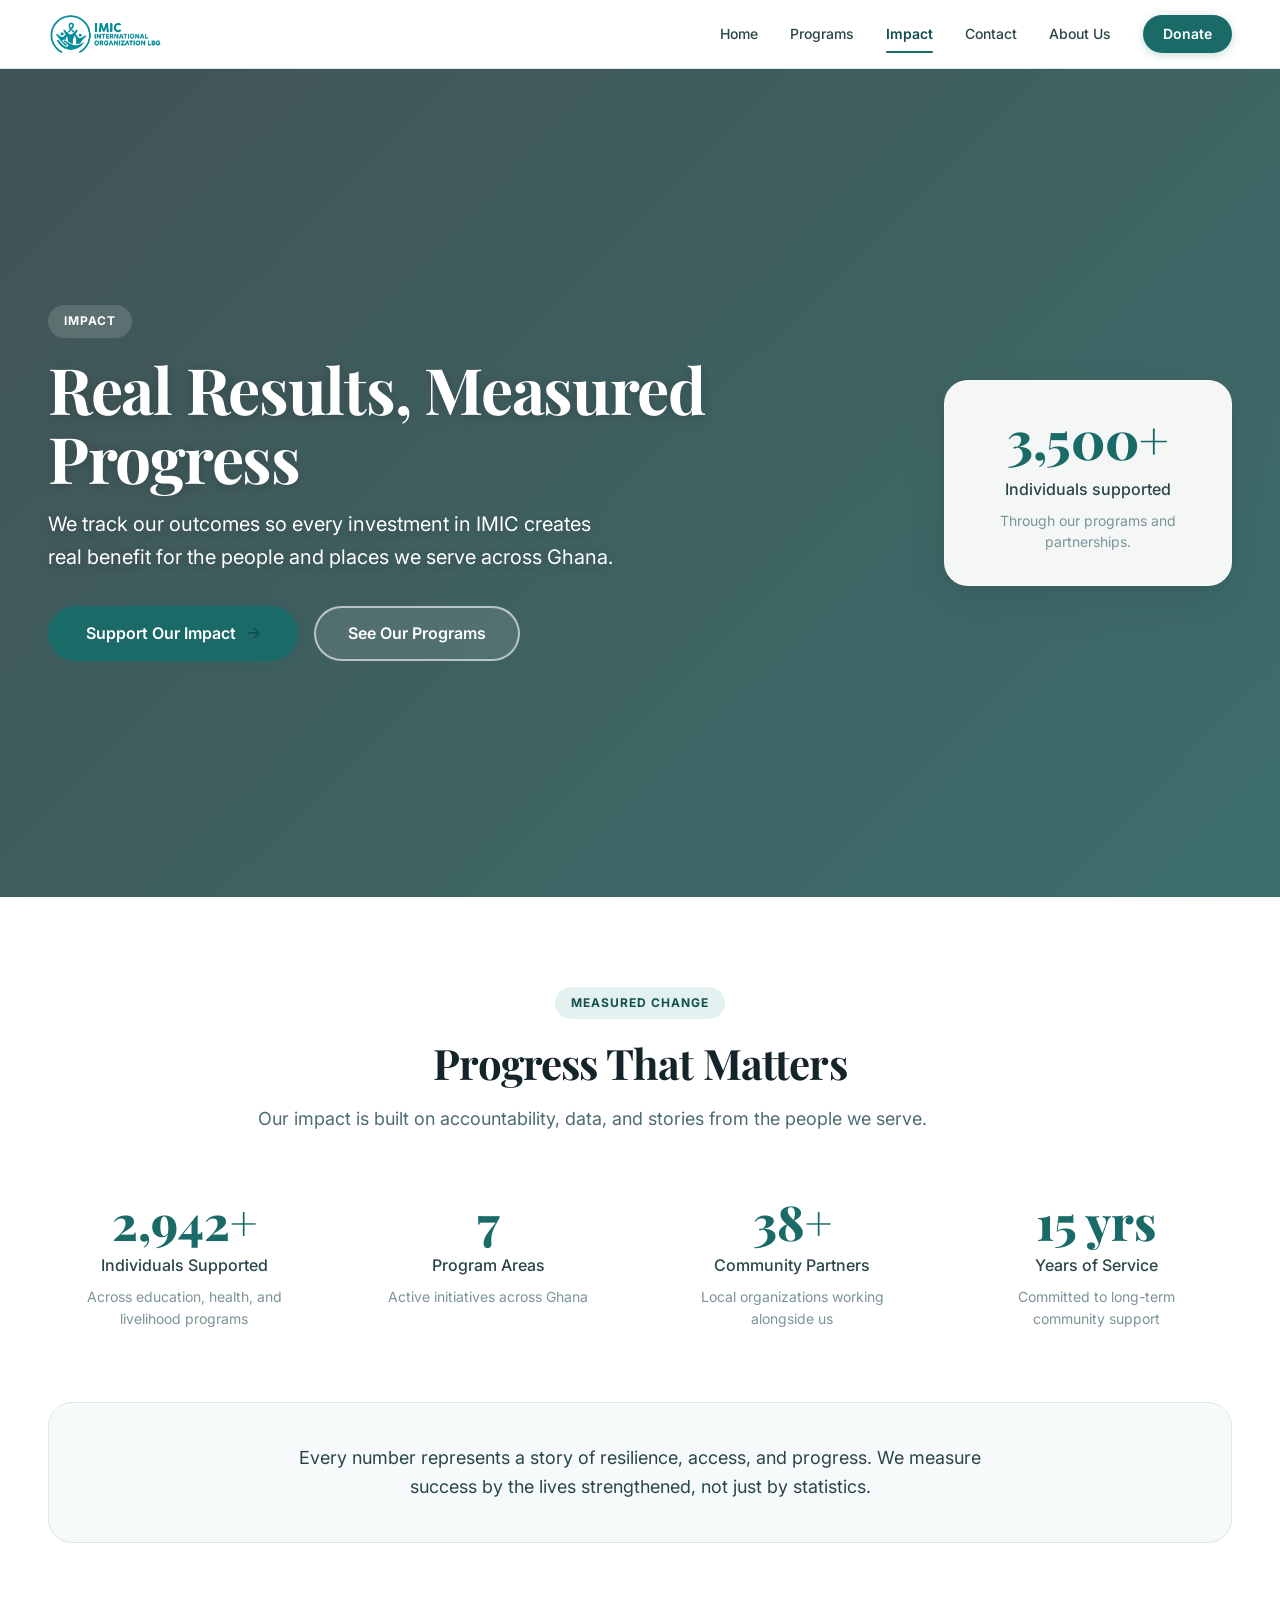
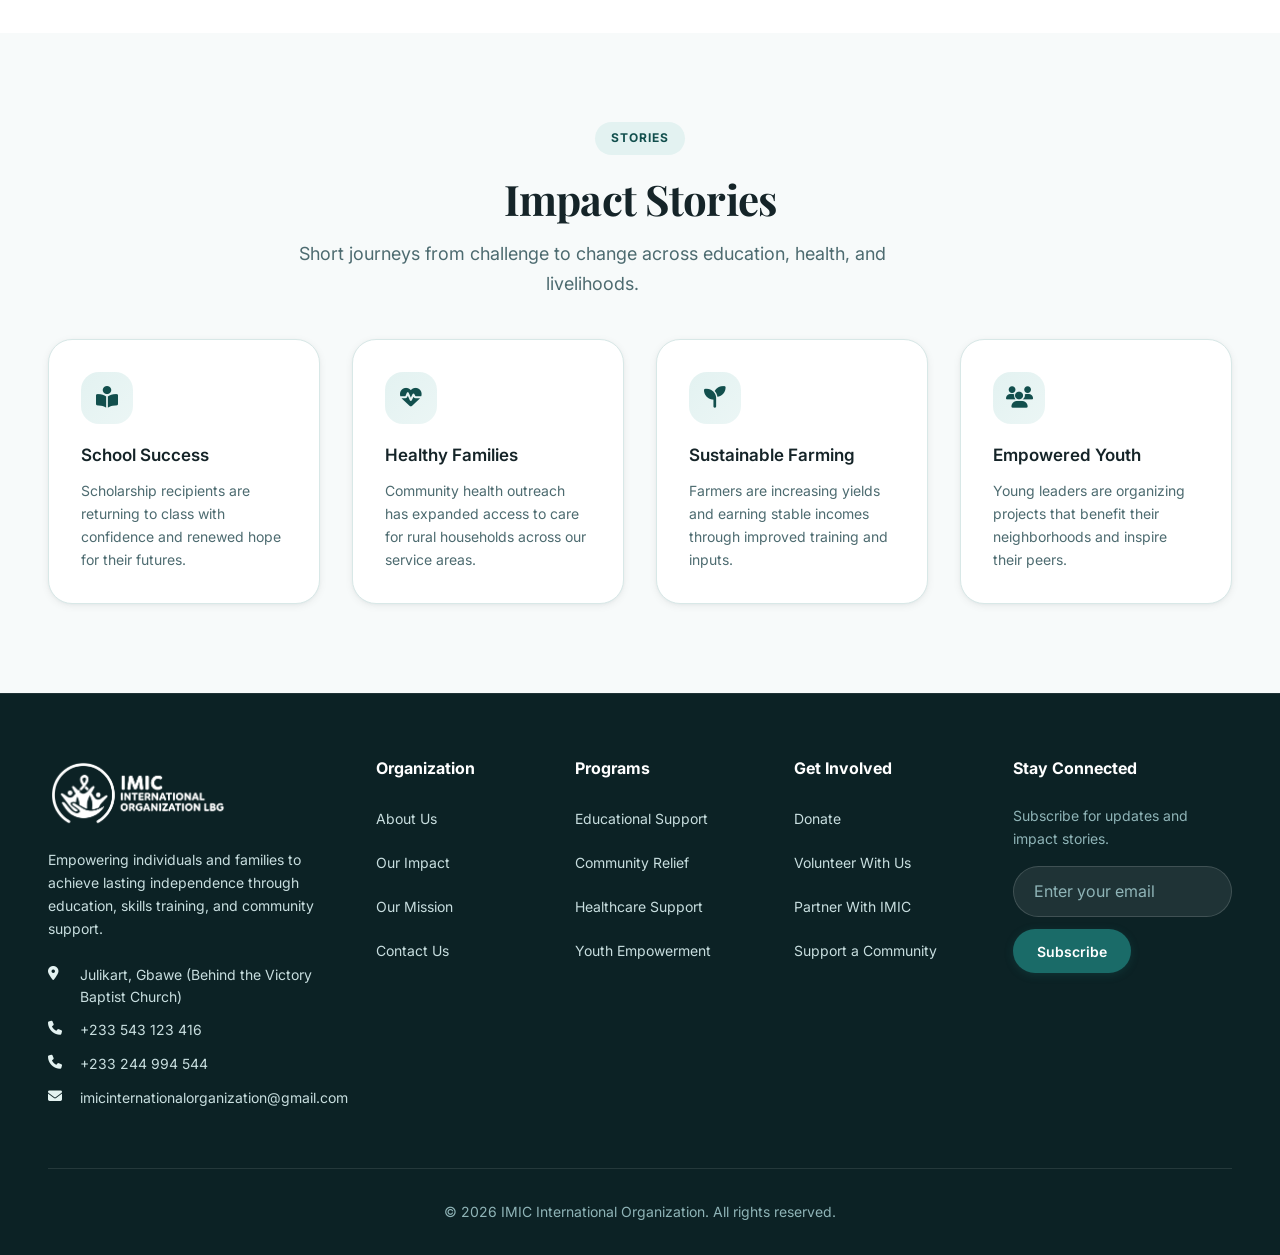
<file: impact.html>
<!DOCTYPE html>
<html lang="en">

<head>
  <meta charset="UTF-8" />
  <meta name="viewport" content="width=device-width, initial-scale=1.0, viewport-fit=cover" />
  <meta name="description"
    content="IMIC impact — discover the measurable outcomes and stories behind our community programs in Ghana." />
  <title>IMIC | Impact</title>
  <link rel="preconnect" href="https://fonts.googleapis.com">
  <link rel="preconnect" href="https://fonts.gstatic.com" crossorigin>
  <link
    href="https://fonts.googleapis.com/css2?family=Inter:opsz,wght@14..32,400;14..32,500;14..32,600;14..32,700&family=Playfair+Display:wght@600;700&display=swap"
    rel="stylesheet">
  <link rel="stylesheet" href="https://cdnjs.cloudflare.com/ajax/libs/font-awesome/6.5.1/css/all.min.css"
    crossorigin="anonymous">
  <link rel="stylesheet" href="./styles.css">
</head>

<body>

  <a href="#main-content" class="skip-link">Skip to main content</a>

  <header class="navbar" role="banner">
    <div class="container nav-container">
      <div class="logo">
        <a href="index.html" aria-label="IMIC International — Home">
          <img src="./logo-full-colour.png" alt="IMIC International Organization" width="180" height="48">
        </a>
      </div>
      <button class="mobile-toggle" id="mobileToggle" type="button" aria-label="Open menu" aria-controls="navLinks"
        aria-expanded="false">
        <i class="fas fa-bars" aria-hidden="true"></i>
      </button>
      <nav class="nav-links" id="navLinks" role="navigation" aria-label="Main navigation">
        <a href="index.html">Home</a>
        <a href="programs.html">Programs</a>
        <a href="impact.html">Impact</a>
        <a href="contact.html">Contact</a>
        <a href="about.html">About Us</a>
        <a href="donate.html" class="donate-nav">Donate</a>
      </nav>
    </div>
  </header>

  <main id="main-content">
    <section class="hero hero--impact" aria-labelledby="hero-heading">
      <div class="container hero-grid" data-reveal>
        <div class="hero-content">
          <div class="badge">Impact</div>
          <h1 id="hero-heading">Real Results, Measured Progress</h1>
          <p class="hero-lead">We track our outcomes so every investment in IMIC creates real benefit for the people and
            places we serve across Ghana.</p>
          <div class="hero-buttons">
            <a href="donate.html" class="btn btn-lg">Support Our Impact <i class="fas fa-arrow-right"
                aria-hidden="true"></i></a>
            <a href="programs.html" class="btn btn-outline-light btn-lg">See Our Programs</a>
          </div>
        </div>
        <div class="hero-stat">
          <div class="stat-number counter" data-target="3500" data-suffix="+">0</div>
          <div class="stat-label">Individuals supported</div>
          <div class="stat-desc">Through our programs and partnerships.</div>
        </div>
      </div>
    </section>

    <section class="section impact-stats" aria-labelledby="progress-heading">
      <div class="container" data-reveal>
        <div class="section-header">
          <div class="badge">Measured change</div>
          <h2 id="progress-heading" class="section-title">Progress That Matters</h2>
          <p class="section-sub">Our impact is built on accountability, data, and stories from the people we serve.</p>
        </div>
        <div class="stats-container">
          <div class="stat-block">
            <div class="stat-main counter" data-target="3500" data-suffix="+">0</div>
            <div>Individuals Supported</div><small>Across education, health, and livelihood programs</small>
          </div>
          <div class="stat-block">
            <div class="stat-main counter" data-target="8">0</div>
            <div>Program Areas</div><small>Active initiatives across Ghana</small>
          </div>
          <div class="stat-block">
            <div class="stat-main counter" data-target="45" data-suffix="+">0</div>
            <div>Community Partners</div><small>Local organizations working alongside us</small>
          </div>
          <div class="stat-block">
            <div class="stat-main counter" data-target="18" data-suffix=" yrs">0</div>
            <div>Years of Service</div><small>Committed to long-term community support</small>
          </div>
        </div>
        <div class="impact-note">
          <p>Every number represents a story of resilience, access, and progress. We measure success by the lives
            strengthened, not just by statistics.</p>
        </div>
      </div>
    </section>

    <section class="section programs" aria-labelledby="stories-heading">
      <div class="container" data-reveal>
        <div class="section-header">
          <div class="badge">Stories</div>
          <h2 id="stories-heading" class="section-title">Impact Stories</h2>
          <p class="section-sub">Short journeys from challenge to change across education, health, and livelihoods.</p>
        </div>
        <div class="programs-grid">
          <article class="program-card">
            <div class="card-icon" aria-hidden="true"><i class="fas fa-book-reader"></i></div>
            <h4>School Success</h4>
            <p>Scholarship recipients are returning to class with confidence and renewed hope for their futures.</p>
          </article>
          <article class="program-card">
            <div class="card-icon" aria-hidden="true"><i class="fas fa-heartbeat"></i></div>
            <h4>Healthy Families</h4>
            <p>Community health outreach has expanded access to care for rural households across our service areas.</p>
          </article>
          <article class="program-card">
            <div class="card-icon" aria-hidden="true"><i class="fas fa-seedling"></i></div>
            <h4>Sustainable Farming</h4>
            <p>Farmers are increasing yields and earning stable incomes through improved training and inputs.</p>
          </article>
          <article class="program-card">
            <div class="card-icon" aria-hidden="true"><i class="fas fa-users"></i></div>
            <h4>Empowered Youth</h4>
            <p>Young leaders are organizing projects that benefit their neighborhoods and inspire their peers.</p>
          </article>
        </div>
      </div>
    </section>
  </main>

  <footer class="site-footer" role="contentinfo">
    <div class="container">
      <div class="footer-grid-modern">
        <div class="footer-brand">
          <img src="./logo-white.png" alt="IMIC International Organization" width="180" height="48" loading="lazy">
          <p>Empowering individuals and families to achieve lasting independence through education, skills training, and
            community support.</p>
          <div class="contact-info">
            <p><i class="fas fa-map-marker-alt" aria-hidden="true"></i> Julikart, Gbawe (Behind the Victory Baptist
              Church)</p>
            <p><i class="fas fa-phone" aria-hidden="true"></i> <a href="tel:+233543123416">+233 543 123 416</a></p>
            <p><i class="fas fa-phone" aria-hidden="true"></i> <a href="tel:+233244994544">+233 244 994 544</a></p>
            <p><i class="fas fa-envelope" aria-hidden="true"></i> <a
                href="mailto:imicinternationalorganization@gmail.com">imicinternationalorganization@gmail.com</a></p>
          </div>
        </div>
        <div class="footer-col">
          <h4>Organization</h4><a href="about.html">About Us</a><a href="impact.html">Our Impact</a><a
            href="about.html">Our Mission</a><a href="contact.html">Contact Us</a>
        </div>
        <div class="footer-col">
          <h4>Programs</h4><a href="programs.html">Educational Support</a><a href="programs.html">Community Relief</a><a
            href="programs.html">Healthcare Support</a><a href="programs.html">Youth Empowerment</a>
        </div>
        <div class="footer-col">
          <h4>Get Involved</h4><a href="donate.html">Donate</a><a href="contact.html">Volunteer With Us</a><a
            href="contact.html">Partner With IMIC</a><a href="donate.html">Support a Community</a>
        </div>
        <div class="footer-newsletter">
          <h4>Stay Connected</h4>
          <p>Subscribe for updates and impact stories.</p>
          <div class="newsletter-form"><label for="newsEmail" class="sr-only">Email address</label><input type="email"
              id="newsEmail" placeholder="Enter your email" autocomplete="email" required><button type="button"
              id="subscribeBtn">Subscribe</button></div>
        </div>
      </div>
      <div class="footer-bottom">
        <div>© <span id="year"></span> IMIC International Organization. All rights reserved.</div>
      </div>
    </div>
  </footer>
  <script src="./script.js" defer></script>
</body>

</html>
</file>
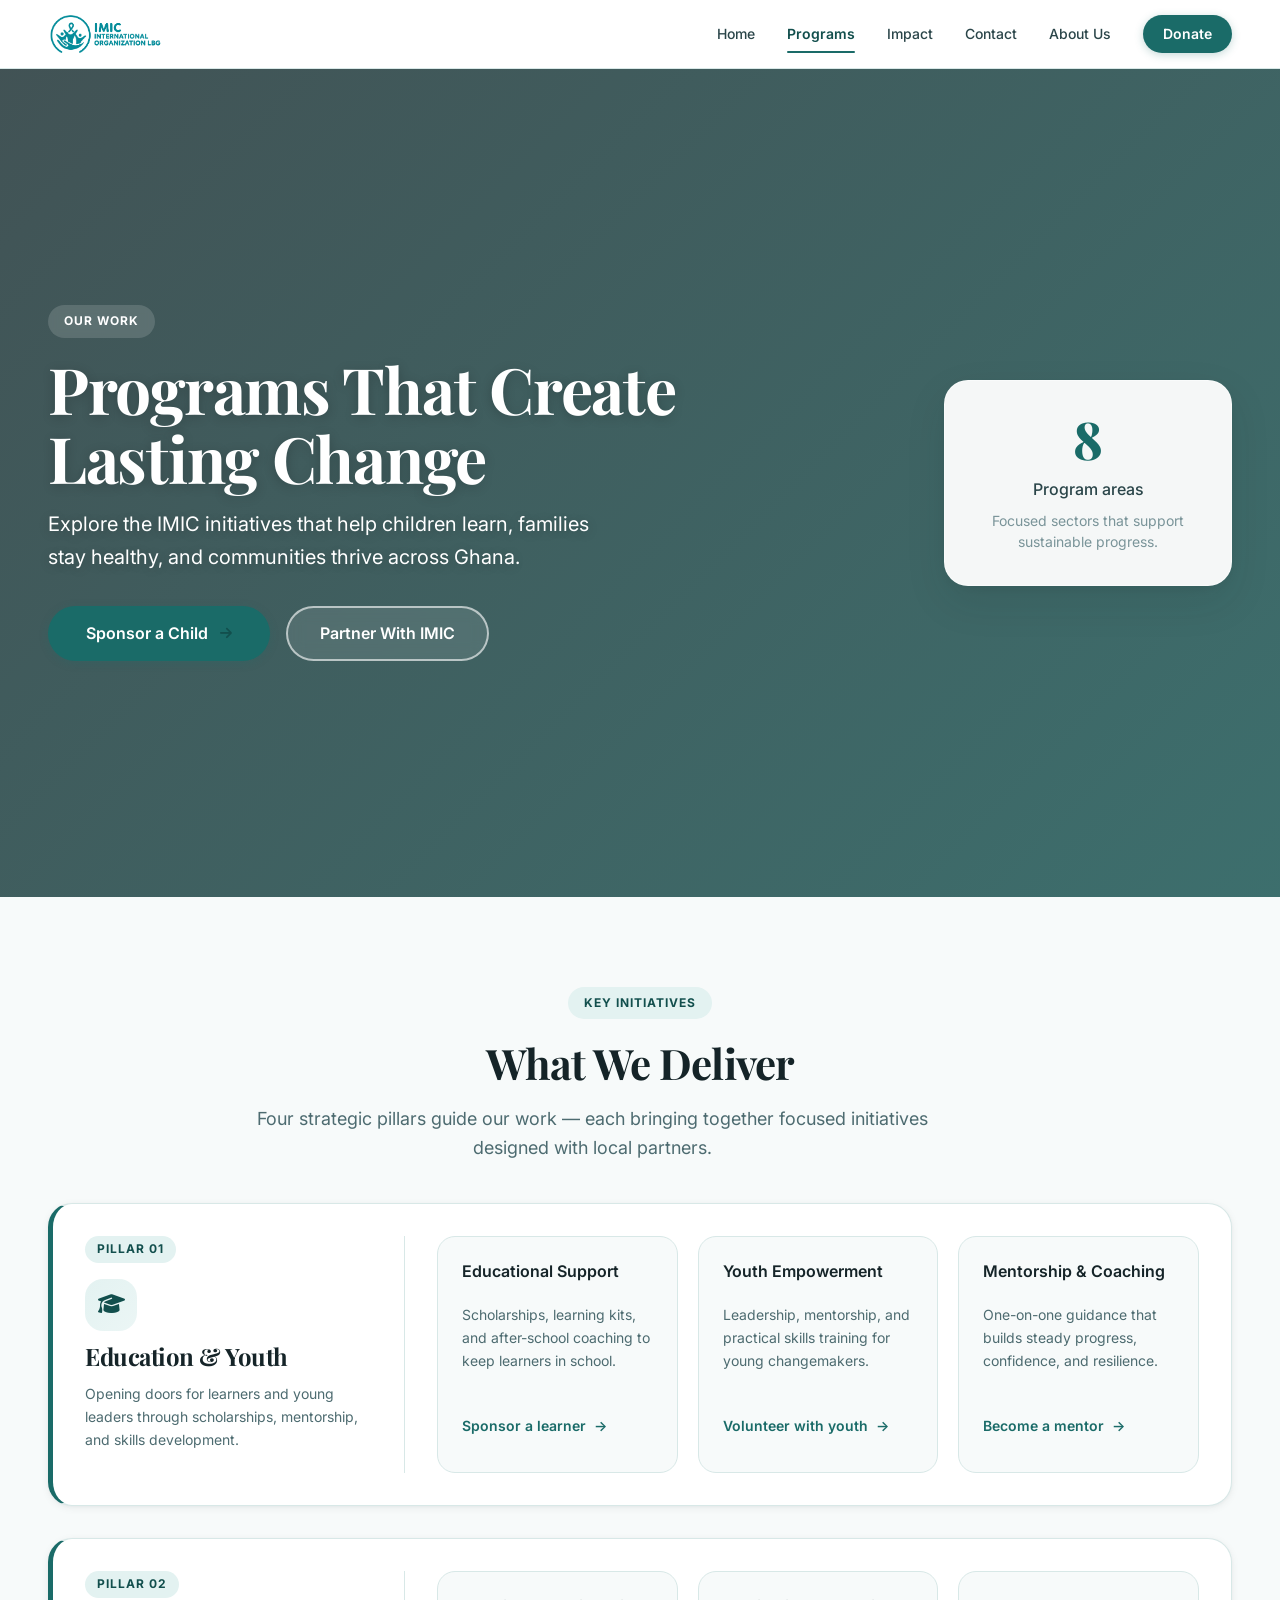
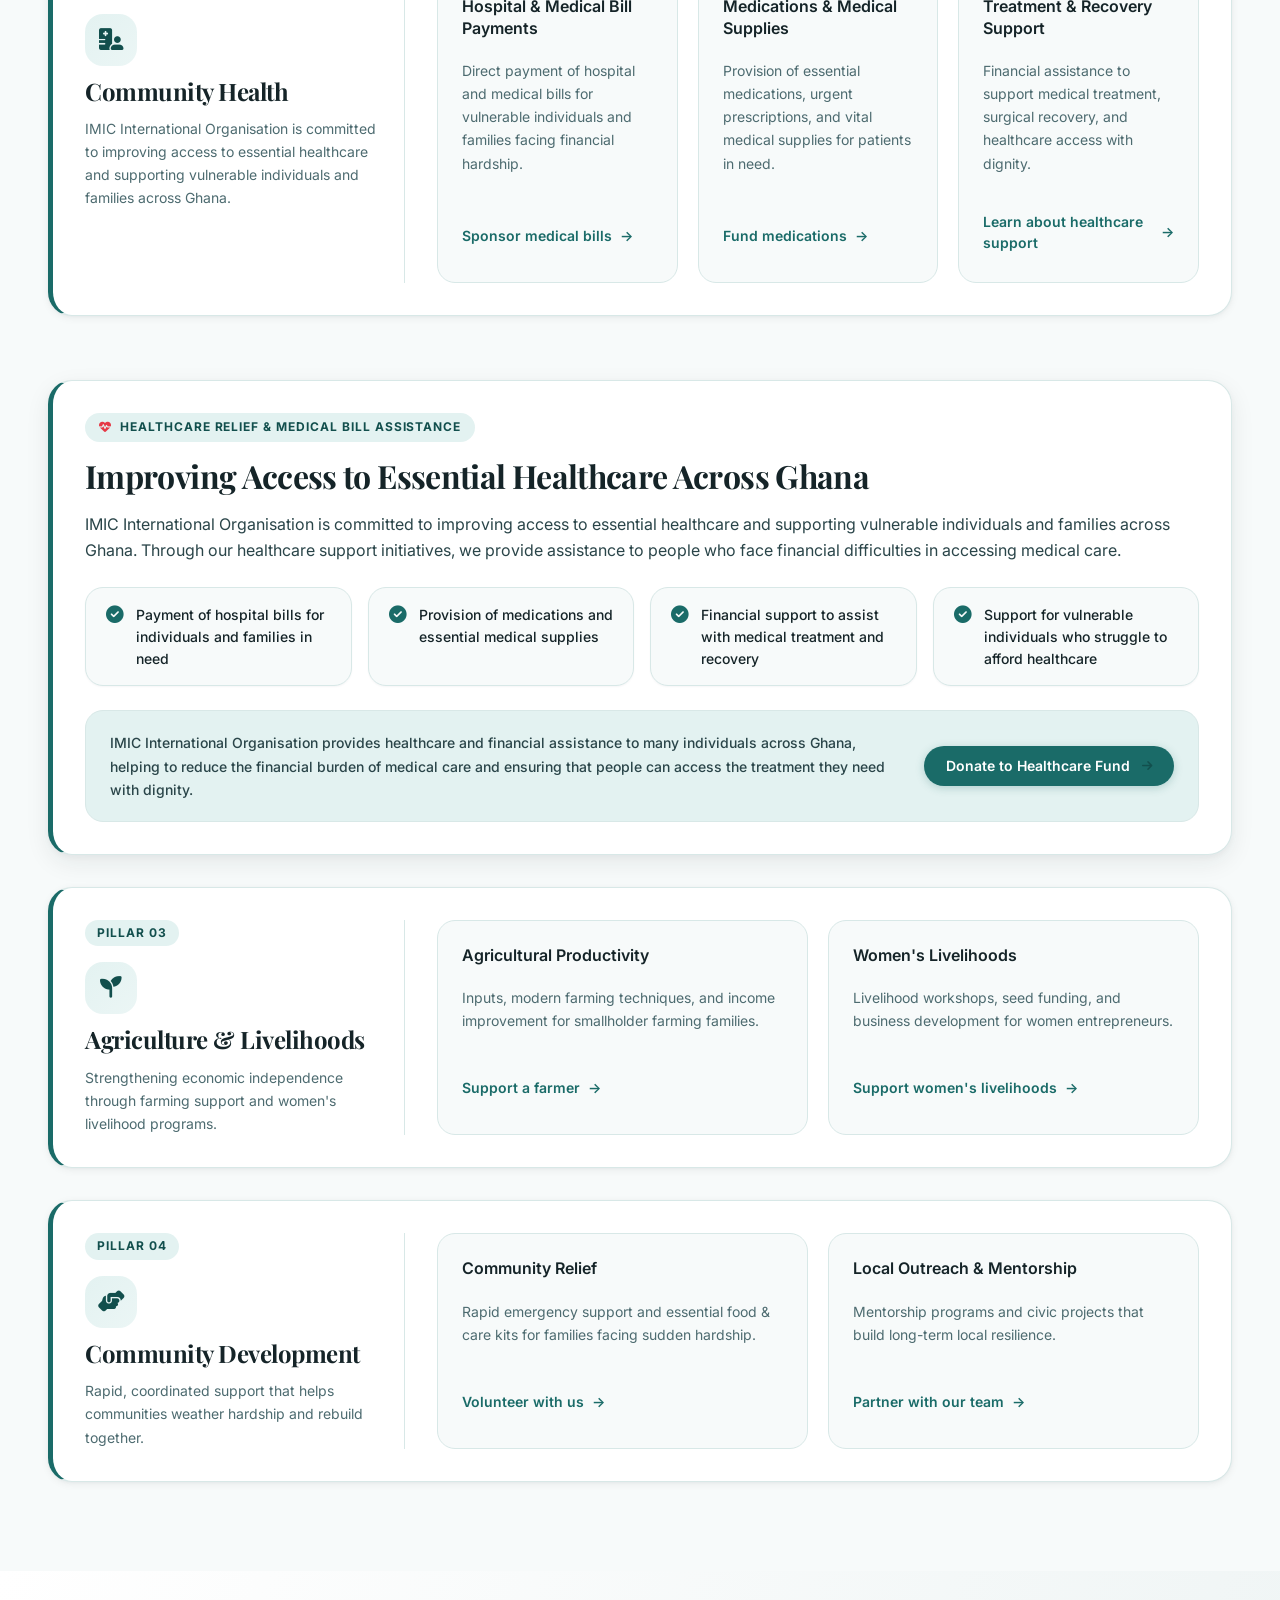
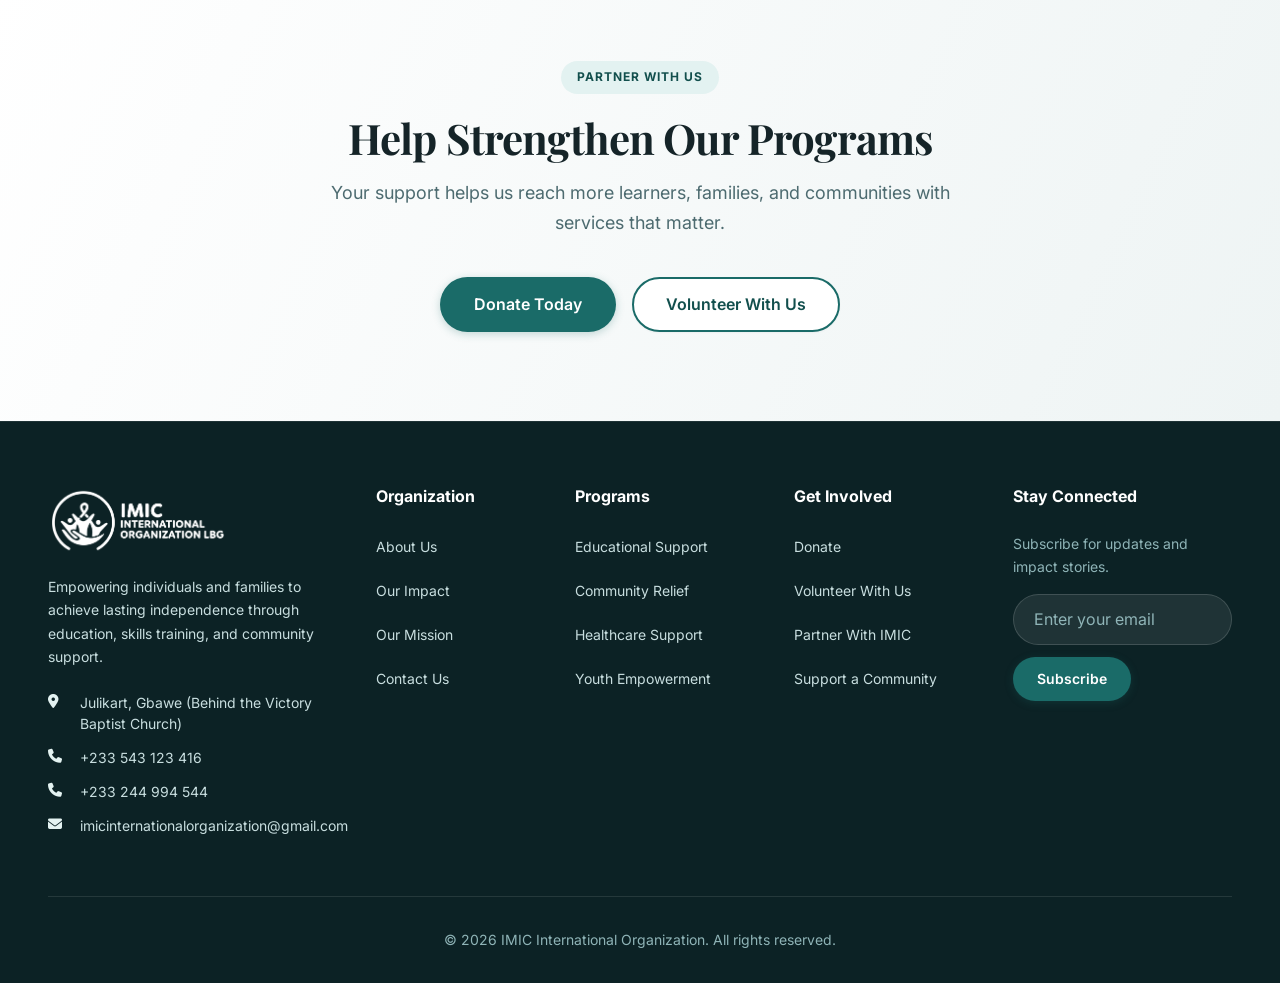
<file: programs.html>
<!DOCTYPE html>
<html lang="en">

<head>
  <meta charset="UTF-8" />
  <meta name="viewport" content="width=device-width, initial-scale=1.0, viewport-fit=cover" />
  <meta name="description"
    content="IMIC programs — education, health, and livelihood initiatives that support families and communities across Ghana." />
  <title>IMIC | Programs</title>
  <link rel="preconnect" href="https://fonts.googleapis.com">
  <link rel="preconnect" href="https://fonts.gstatic.com" crossorigin>
  <link
    href="https://fonts.googleapis.com/css2?family=Inter:opsz,wght@14..32,400;14..32,500;14..32,600;14..32,700&family=Playfair+Display:wght@600;700&display=swap"
    rel="stylesheet">
  <link rel="stylesheet" href="https://cdnjs.cloudflare.com/ajax/libs/font-awesome/6.5.1/css/all.min.css"
    crossorigin="anonymous">
  <link rel="stylesheet" href="./styles.css">
</head>

<body>

  <a href="#main-content" class="skip-link">Skip to main content</a>

  <header class="navbar" role="banner">
    <div class="container nav-container">
      <div class="logo">
        <a href="index.html" aria-label="IMIC International — Home">
          <img src="./logo-full-colour.png" alt="IMIC International Organization" width="180" height="48">
        </a>
      </div>
      <button class="mobile-toggle" id="mobileToggle" type="button" aria-label="Open menu" aria-controls="navLinks"
        aria-expanded="false">
        <i class="fas fa-bars" aria-hidden="true"></i>
      </button>
      <nav class="nav-links" id="navLinks" role="navigation" aria-label="Main navigation">
        <a href="index.html">Home</a>
        <a href="programs.html">Programs</a>
        <a href="impact.html">Impact</a>
        <a href="contact.html">Contact</a>
        <a href="about.html">About Us</a>
        <a href="donate.html" class="donate-nav">Donate</a>
      </nav>
    </div>
  </header>

  <main id="main-content">
    <section class="hero hero--programs" aria-labelledby="hero-heading">
      <div class="container hero-grid" data-reveal>
        <div class="hero-content">
          <div class="badge">Our work</div>
          <h1 id="hero-heading">Programs That Create Lasting Change</h1>
          <p class="hero-lead">Explore the IMIC initiatives that help children learn, families stay healthy, and
            communities thrive across Ghana.</p>
          <div class="hero-buttons">
            <a href="donate.html" class="btn btn-lg">Sponsor a Child <i class="fas fa-arrow-right"
                aria-hidden="true"></i></a>
            <a href="contact.html" class="btn btn-outline-light btn-lg">Partner With IMIC</a>
          </div>
        </div>
        <div class="hero-stat">
          <div class="stat-number counter" data-target="8" data-suffix="">0</div>
          <div class="stat-label">Program areas</div>
          <div class="stat-desc">Focused sectors that support sustainable progress.</div>
        </div>
      </div>
    </section>

    <section class="section programs" aria-labelledby="programs-heading">
      <div class="container" data-reveal>
        <div class="section-header">
          <div class="badge">Key initiatives</div>
          <h2 id="programs-heading" class="section-title">What We Deliver</h2>
          <p class="section-sub">Four strategic pillars guide our work — each bringing together focused initiatives
            designed with local partners.</p>
        </div>
        <div class="program-pillars">
          <article class="program-pillar">
            <header class="pillar-header">
              <span class="pillar-badge">Pillar 01</span>
              <div class="pillar-icon" aria-hidden="true"><i class="fas fa-graduation-cap"></i></div>
              <h3 class="pillar-title">Education &amp; Youth</h3>
              <p class="pillar-summary">Opening doors for learners and young leaders through scholarships, mentorship,
                and skills development.</p>
            </header>
            <ul class="pillar-initiatives">
              <li class="initiative-card">
                <h4>Educational Support</h4>
                <p>Scholarships, learning kits, and after-school coaching to keep learners in school.</p>
                <a href="donate.html" class="program-link">Sponsor a learner <span aria-hidden="true">→</span></a>
              </li>
              <li class="initiative-card">
                <h4>Youth Empowerment</h4>
                <p>Leadership, mentorship, and practical skills training for young changemakers.</p>
                <a href="contact.html" class="program-link">Volunteer with youth <span aria-hidden="true">→</span></a>
              </li>
              <li class="initiative-card">
                <h4>Mentorship &amp; Coaching</h4>
                <p>One-on-one guidance that builds steady progress, confidence, and resilience.</p>
                <a href="contact.html" class="program-link">Become a mentor <span aria-hidden="true">→</span></a>
              </li>
            </ul>
          </article>

          <article class="program-pillar">
            <header class="pillar-header">
              <span class="pillar-badge">Pillar 02</span>
              <div class="pillar-icon" aria-hidden="true"><i class="fas fa-hospital-user"></i></div>
              <h3 class="pillar-title">Community Health</h3>
              <p class="pillar-summary">IMIC International Organisation is committed to improving access to essential
                healthcare and supporting vulnerable individuals and families across Ghana.</p>
            </header>
            <ul class="pillar-initiatives">
              <li class="initiative-card">
                <h4>Hospital &amp; Medical Bill Payments</h4>
                <p>Direct payment of hospital and medical bills for vulnerable individuals and families facing financial
                  hardship.</p>
                <a href="donate.html" class="program-link">Sponsor medical bills <span aria-hidden="true">→</span></a>
              </li>
              <li class="initiative-card">
                <h4>Medications &amp; Medical Supplies</h4>
                <p>Provision of essential medications, urgent prescriptions, and vital medical supplies for patients in
                  need.</p>
                <a href="donate.html" class="program-link">Fund medications <span aria-hidden="true">→</span></a>
              </li>
              <li class="initiative-card">
                <h4>Treatment &amp; Recovery Support</h4>
                <p>Financial assistance to support medical treatment, surgical recovery, and healthcare access with
                  dignity.</p>
                <a href="contact.html" class="program-link">Learn about healthcare support <span
                    aria-hidden="true">→</span></a>
              </li>
            </ul>
          </article>

          <!-- HEALTHCARE FINANCIAL ASSISTANCE SPOTLIGHT -->
          <div class="healthcare-spotlight-card">
            <div class="healthcare-spotlight-badge"><i class="fas fa-heartbeat"></i> Healthcare Relief &amp; Medical
              Bill Assistance</div>
            <h3 class="healthcare-spotlight-title">Improving Access to Essential Healthcare Across Ghana</h3>
            <p class="healthcare-spotlight-body">IMIC International Organisation is committed to improving access to
              essential healthcare and supporting vulnerable individuals and families across Ghana. Through our
              healthcare support initiatives, we provide assistance to people who face financial difficulties in
              accessing medical care.</p>
            <ul class="healthcare-checklist">
              <li><i class="fas fa-check-circle"></i> Payment of hospital bills for individuals and families in need
              </li>
              <li><i class="fas fa-check-circle"></i> Provision of medications and essential medical supplies</li>
              <li><i class="fas fa-check-circle"></i> Financial support to assist with medical treatment and recovery
              </li>
              <li><i class="fas fa-check-circle"></i> Support for vulnerable individuals who struggle to afford
                healthcare</li>
            </ul>
            <div class="healthcare-spotlight-footer">
              <p>IMIC International Organisation provides healthcare and financial assistance to many individuals across
                Ghana, helping to reduce the financial burden of medical care and ensuring that people can access the
                treatment they need with dignity.</p>
              <a href="donate.html" class="btn btn-sm">Donate to Healthcare Fund <i class="fas fa-arrow-right"
                  aria-hidden="true"></i></a>
            </div>
          </div>

          <article class="program-pillar">
            <header class="pillar-header">
              <span class="pillar-badge">Pillar 03</span>
              <div class="pillar-icon" aria-hidden="true"><i class="fas fa-seedling"></i></div>
              <h3 class="pillar-title">Agriculture &amp; Livelihoods</h3>
              <p class="pillar-summary">Strengthening economic independence through farming support and women's
                livelihood programs.</p>
            </header>
            <ul class="pillar-initiatives">
              <li class="initiative-card">
                <h4>Agricultural Productivity</h4>
                <p>Inputs, modern farming techniques, and income improvement for smallholder farming families.</p>
                <a href="donate.html" class="program-link">Support a farmer <span aria-hidden="true">→</span></a>
              </li>
              <li class="initiative-card">
                <h4>Women's Livelihoods</h4>
                <p>Livelihood workshops, seed funding, and business development for women entrepreneurs.</p>
                <a href="donate.html" class="program-link">Support women's livelihoods <span
                    aria-hidden="true">→</span></a>
              </li>
            </ul>
          </article>

          <article class="program-pillar">
            <header class="pillar-header">
              <span class="pillar-badge">Pillar 04</span>
              <div class="pillar-icon" aria-hidden="true"><i class="fas fa-hands-helping"></i></div>
              <h3 class="pillar-title">Community Development</h3>
              <p class="pillar-summary">Rapid, coordinated support that helps communities weather hardship and rebuild
                together.</p>
            </header>
            <ul class="pillar-initiatives">
              <li class="initiative-card">
                <h4>Community Relief</h4>
                <p>Rapid emergency support and essential food & care kits for families facing sudden hardship.</p>
                <a href="contact.html" class="program-link">Volunteer with us <span aria-hidden="true">→</span></a>
              </li>
              <li class="initiative-card">
                <h4>Local Outreach &amp; Mentorship</h4>
                <p>Mentorship programs and civic projects that build long-term local resilience.</p>
                <a href="contact.html" class="program-link">Partner with our team <span aria-hidden="true">→</span></a>
              </li>
            </ul>
          </article>
        </div>
      </div>
    </section>

    <section class="section cta-section" aria-labelledby="cta-heading">
      <div class="container cta-box" data-reveal>
        <div class="badge">Partner with us</div>
        <h2 id="cta-heading" class="section-title">Help Strengthen Our Programs</h2>
        <p class="section-sub section-sub--centered">Your support helps us reach more learners, families, and
          communities with services that matter.</p>
        <div class="cta-buttons">
          <a href="donate.html" class="btn btn-lg">Donate Today</a>
          <a href="contact.html" class="btn btn-outline btn-lg">Volunteer With Us</a>
        </div>
      </div>
    </section>
  </main>

  <footer class="site-footer" role="contentinfo">
    <div class="container">
      <div class="footer-grid-modern">
        <div class="footer-brand">
          <img src="./logo-white.png" alt="IMIC International Organization" width="180" height="48" loading="lazy">
          <p>Empowering individuals and families to achieve lasting independence through education, skills training, and
            community support.</p>
          <div class="contact-info">
            <p><i class="fas fa-map-marker-alt" aria-hidden="true"></i> Julikart, Gbawe (Behind the Victory Baptist
              Church)</p>
            <p><i class="fas fa-phone" aria-hidden="true"></i> <a href="tel:+233543123416">+233 543 123 416</a></p>
            <p><i class="fas fa-phone" aria-hidden="true"></i> <a href="tel:+233244994544">+233 244 994 544</a></p>
            <p><i class="fas fa-envelope" aria-hidden="true"></i> <a
                href="mailto:imicinternationalorganization@gmail.com">imicinternationalorganization@gmail.com</a></p>
          </div>
        </div>
        <div class="footer-col">
          <h4>Organization</h4><a href="about.html">About Us</a><a href="impact.html">Our Impact</a><a
            href="about.html">Our Mission</a><a href="contact.html">Contact Us</a>
        </div>
        <div class="footer-col">
          <h4>Programs</h4><a href="programs.html">Educational Support</a><a href="programs.html">Community Relief</a><a
            href="programs.html">Healthcare Support</a><a href="programs.html">Youth Empowerment</a>
        </div>
        <div class="footer-col">
          <h4>Get Involved</h4><a href="donate.html">Donate</a><a href="contact.html">Volunteer With Us</a><a
            href="contact.html">Partner With IMIC</a><a href="donate.html">Support a Community</a>
        </div>
        <div class="footer-newsletter">
          <h4>Stay Connected</h4>
          <p>Subscribe for updates and impact stories.</p>
          <div class="newsletter-form"><label for="newsEmail" class="sr-only">Email address</label><input type="email"
              id="newsEmail" placeholder="Enter your email" autocomplete="email" required><button type="button"
              id="subscribeBtn">Subscribe</button></div>
        </div>
      </div>
      <div class="footer-bottom">
        <div>© <span id="year"></span> IMIC International Organization. All rights reserved.</div>
      </div>
    </div>
  </footer>
  <script src="./script.js" defer></script>
</body>

</html>
</file>
<file: styles.css>
/* ============================================================
   IMIC International — Design System
   ============================================================ */

/* ---------- RESET & TOKENS ---------- */
*,
*::before,
*::after {
  margin: 0;
  padding: 0;
  box-sizing: border-box;
}

:root {
  /* Colour */
  --bg-white: #ffffff;
  --bg-soft: #f7fafa;
  --bg-muted: #eef4f4;
  --accent: #1a6b68;
  --accent-dark: #124f4d;
  --accent-darker: #0d3d3b;
  --accent-light: #e3f2f1;
  --accent-subtle: rgba(26, 107, 104, 0.08);
  --ink: #152428;
  --ink-light: #2a4549;
  --muted: #4d6b70;
  --muted-soft: #7a9499;
  --border: #d8e8e7;
  --border-hover: rgba(26, 107, 104, 0.35);
  --white: #ffffff;
  --footer-dark: #0c2225;
  --footer-text: #c8dedf;
  --footer-muted: #8fb4b7;
  --focus-ring: #1a6b68;
  --focus-ring-offset: #ffffff;

  /* Typography scale */
  --font-sans: 'Inter', system-ui, -apple-system, sans-serif;
  --font-display: 'Playfair Display', Georgia, serif;
  --text-xs: 0.75rem;
  --text-sm: 0.875rem;
  --text-base: 1rem;
  --text-md: 1.0625rem;
  --text-lg: 1.125rem;
  --text-xl: 1.25rem;
  --text-2xl: 1.5rem;
  --text-3xl: 2rem;
  --text-4xl: clamp(2.25rem, 4.5vw, 3.25rem);
  --text-hero: clamp(2.5rem, 5.5vw, 4rem);
  --leading-tight: 1.15;
  --leading-snug: 1.35;
  --leading-normal: 1.55;
  --leading-relaxed: 1.65;
  --weight-regular: 400;
  --weight-medium: 500;
  --weight-semibold: 600;
  --weight-bold: 700;
  --weight-extrabold: 800;

  /* Spacing scale */
  --space-1: 0.25rem;
  --space-2: 0.5rem;
  --space-3: 0.75rem;
  --space-4: 1rem;
  --space-5: 1.25rem;
  --space-6: 1.5rem;
  --space-8: 2rem;
  --space-10: 2.5rem;
  --space-12: 3rem;
  --space-16: 4rem;
  --space-20: 5rem;
  --gutter: clamp(1.5rem, 5vw, 3rem);
  --section-y: clamp(4rem, 7vw, 6rem);

  /* Radii */
  --radius-sm: 12px;
  --radius-md: 18px;
  --radius-lg: 24px;
  --radius-card: 24px;
  --radius-btn: 999px;
  --radius-pill: 999px;

  /* Shadows */
  --shadow-xs: 0 1px 2px rgba(21, 36, 40, 0.04);
  --shadow-sm: 0 2px 8px rgba(21, 36, 40, 0.06), 0 1px 3px rgba(21, 36, 40, 0.04);
  --shadow-md: 0 8px 24px rgba(21, 36, 40, 0.08), 0 2px 6px rgba(21, 36, 40, 0.04);
  --shadow-lg: 0 16px 40px rgba(21, 36, 40, 0.1), 0 4px 12px rgba(21, 36, 40, 0.05);
  --shadow-card-hover: 0 12px 32px rgba(26, 107, 104, 0.1), 0 4px 8px rgba(21, 36, 40, 0.04);
  --shadow-btn: 0 2px 8px rgba(26, 107, 104, 0.25);
  --shadow-btn-hover: 0 4px 16px rgba(26, 107, 104, 0.35);

  /* Motion */
  --ease-out: cubic-bezier(0.22, 1, 0.36, 1);
  --ease-in-out: cubic-bezier(0.65, 0, 0.35, 1);
  --duration-fast: 150ms;
  --duration-base: 250ms;
  --duration-slow: 400ms;
}

html {
  scroll-behavior: smooth;
  -webkit-text-size-adjust: 100%;
}

@media (prefers-reduced-motion: reduce) {
  html { scroll-behavior: auto; }
  *, *::before, *::after {
    animation-duration: 0.01ms !important;
    animation-iteration-count: 1 !important;
    transition-duration: 0.01ms !important;
  }
}

body {
  font-family: var(--font-sans);
  font-size: var(--text-base);
  font-weight: var(--weight-regular);
  background: var(--bg-white);
  color: var(--ink);
  line-height: var(--leading-normal);
  -webkit-font-smoothing: antialiased;
  -moz-osx-font-smoothing: grayscale;
}

img {
  max-width: 100%;
  display: block;
  object-fit: cover;
}

a {
  text-decoration: none;
  color: inherit;
}

/* ---------- ACCESSIBILITY ---------- */
.skip-link {
  position: absolute;
  top: -100%;
  left: var(--gutter);
  z-index: 1000;
  padding: var(--space-3) var(--space-6);
  background: var(--accent);
  color: var(--white);
  font-weight: var(--weight-semibold);
  font-size: var(--text-sm);
  border-radius: var(--radius-sm);
  box-shadow: var(--shadow-md);
  transition: top var(--duration-fast) var(--ease-out);
}

.skip-link:focus {
  top: var(--space-4);
  outline: 2px solid var(--white);
  outline-offset: 2px;
}

:focus-visible {
  outline: 2px solid var(--focus-ring);
  outline-offset: 3px;
}

:focus:not(:focus-visible) {
  outline: none;
}

.sr-only {
  position: absolute;
  width: 1px;
  height: 1px;
  padding: 0;
  margin: -1px;
  overflow: hidden;
  clip: rect(0, 0, 0, 0);
  white-space: nowrap;
  border: 0;
}

/* ---------- LAYOUT ---------- */
.container {
  width: 100%;
  max-width: 1280px;
  margin-inline: auto;
  padding-inline: var(--gutter);
  position: relative;
  z-index: 2;
}

.section {
  padding-block: var(--section-y);
  position: relative;
  overflow: hidden;
}

.section-header {
  margin-bottom: var(--space-10);
  text-align: center;
  max-width: 48rem;
  margin-inline: auto;
}

.text-center {
  text-align: center !important;
  margin-inline: auto !important;
}

.section-header .section-sub {
  margin-bottom: 0;
}

/* ---------- TYPOGRAPHY SYSTEM ---------- */
h1, h2, h3 {
  font-family: var(--font-display);
  font-weight: var(--weight-semibold);
  letter-spacing: -0.02em;
  color: var(--ink);
  line-height: var(--leading-tight);
}

h1 { font-size: var(--text-hero); font-weight: var(--weight-bold); }
h2 { font-size: var(--text-4xl); font-weight: var(--weight-bold); }
h3 { font-size: var(--text-2xl); }
h4 {
  font-family: var(--font-sans);
  font-size: var(--text-lg);
  font-weight: var(--weight-semibold);
  line-height: var(--leading-snug);
  color: var(--ink);
}
h5, h6 {
  font-family: var(--font-sans);
  font-size: var(--text-base);
  font-weight: var(--weight-semibold);
  color: var(--ink);
}

p {
  line-height: var(--leading-relaxed);
  color: var(--ink-light);
}

.serif-heading {
  font-family: var(--font-display);
  font-weight: var(--weight-semibold);
  letter-spacing: -0.02em;
}

.text-muted { color: var(--muted); }
.text-sm { font-size: var(--text-sm); }

.badge {
  display: inline-block;
  background: var(--accent-light);
  color: var(--accent-dark);
  font-family: var(--font-sans);
  font-size: var(--text-xs);
  font-weight: var(--weight-bold);
  text-transform: uppercase;
  letter-spacing: 0.08em;
  padding: var(--space-2) var(--space-4);
  border-radius: var(--radius-pill);
  margin-bottom: var(--space-5);
  line-height: 1.4;
}

.section-title {
  font-family: var(--font-display);
  font-size: clamp(var(--text-3xl), 4vw, 2.625rem);
  font-weight: var(--weight-bold);
  line-height: var(--leading-tight);
  margin-bottom: var(--space-4);
  color: var(--ink);
}

.section-sub {
  font-size: var(--text-lg);
  color: var(--muted);
  max-width: 42rem;
  line-height: var(--leading-relaxed);
  margin-bottom: var(--space-10);
}

.section-sub--centered {
  margin-inline: auto;
  text-align: center;
}

/* ---------- BUTTONS ---------- */
.btn {
  display: inline-flex;
  align-items: center;
  justify-content: center;
  gap: var(--space-3);
  background: var(--accent);
  color: var(--white);
  font-family: var(--font-sans);
  font-weight: var(--weight-semibold);
  font-size: var(--text-sm);
  line-height: 1.4;
  padding: 0.75rem 1.75rem;
  min-height: 44px;
  min-width: 44px;
  border-radius: var(--radius-btn);
  border: 2px solid transparent;
  cursor: pointer;
  text-align: center;
  white-space: nowrap;
  box-shadow: var(--shadow-btn);
  transition:
    background var(--duration-base) var(--ease-out),
    border-color var(--duration-base) var(--ease-out),
    color var(--duration-base) var(--ease-out),
    transform var(--duration-fast) var(--ease-out),
    box-shadow var(--duration-base) var(--ease-out),
    opacity var(--duration-base) var(--ease-out);
}

.btn-lg {
  padding: 0.875rem 2rem;
  font-size: var(--text-base);
  min-height: 48px;
}

.btn:hover:not(:disabled):not(.btn-disabled) {
  background: var(--accent-dark);
  box-shadow: var(--shadow-btn-hover);
  transform: translateY(-2px);
}

.btn:active:not(:disabled):not(.btn-disabled) {
  background: var(--accent-darker);
  transform: translateY(0);
  box-shadow: var(--shadow-btn);
}

.btn:focus-visible {
  outline: 2px solid var(--focus-ring);
  outline-offset: 3px;
}

.btn:disabled,
.btn.btn-disabled {
  opacity: 0.5;
  cursor: not-allowed;
  pointer-events: none;
  box-shadow: none;
  transform: none;
}

/* Secondary — strong but distinct */
.btn-outline {
  background: var(--white);
  color: var(--accent-dark);
  border-color: var(--accent);
  box-shadow: var(--shadow-xs);
}

.btn-outline:hover:not(:disabled):not(.btn-disabled) {
  background: var(--accent-subtle);
  border-color: var(--accent-dark);
  color: var(--accent-darker);
  box-shadow: var(--shadow-sm);
}

.btn-outline:active:not(:disabled):not(.btn-disabled) {
  background: var(--accent-light);
}

.btn-outline-light {
  background: rgba(255, 255, 255, 0.1);
  color: var(--white);
  border-color: rgba(255, 255, 255, 0.6);
  backdrop-filter: blur(8px);
  box-shadow: none;
}

.btn-outline-light:hover:not(:disabled):not(.btn-disabled) {
  background: rgba(255, 255, 255, 0.2);
  border-color: var(--white);
  box-shadow: 0 4px 16px rgba(0, 0, 0, 0.15);
}

.btn-outline-light:focus-visible {
  outline-color: var(--white);
}

.btn-light {
  background: var(--white);
  color: var(--accent-dark);
  border-color: var(--border);
  box-shadow: var(--shadow-sm);
}

.btn-light:hover:not(:disabled):not(.btn-disabled) {
  background: var(--bg-soft);
  border-color: var(--border-hover);
}

.btn i {
  font-size: 0.85em;
  flex-shrink: 0;
}

.cta-buttons {
  display: flex;
  gap: var(--space-4);
  justify-content: center;
  flex-wrap: wrap;
}

/* ---------- NAVIGATION ---------- */
.navbar {
  position: sticky;
  top: 0;
  background: rgba(255, 255, 255, 0.95);
  backdrop-filter: blur(16px);
  -webkit-backdrop-filter: blur(16px);
  z-index: 100;
  border-bottom: 1px solid var(--border);
  padding-block: var(--space-3);
}

.nav-container {
  display: flex;
  justify-content: space-between;
  align-items: center;
  gap: var(--space-4);
}

.logo {
  display: flex;
  align-items: center;
  flex-shrink: 0;
}

.logo a {
  display: flex;
  align-items: center;
  border-radius: var(--radius-sm);
}

.logo a:focus-visible {
  outline-offset: 4px;
}

.logo img {
  height: 44px;
  width: auto;
  max-width: 180px;
  object-fit: contain;
}

.nav-links {
  display: flex;
  gap: var(--space-8);
  align-items: center;
}

.nav-links a {
  font-weight: var(--weight-medium);
  font-size: var(--text-sm);
  color: var(--ink-light);
  padding: var(--space-2) 0;
  position: relative;
  transition: color var(--duration-base) var(--ease-out);
}

.nav-links a::after {
  content: '';
  position: absolute;
  bottom: 0;
  left: 0;
  width: 100%;
  height: 2px;
  background: var(--accent);
  border-radius: 1px;
  transform: scaleX(0);
  transform-origin: left;
  transition: transform var(--duration-base) var(--ease-out);
}

.nav-links a:hover {
  color: var(--accent);
}

.nav-links a:hover::after,
.nav-links a[aria-current="page"]::after {
  transform: scaleX(1);
}

.nav-links a[aria-current="page"] {
  color: var(--accent-dark);
  font-weight: var(--weight-semibold);
}

.donate-nav {
  background: var(--accent) !important;
  color: var(--white) !important;
  padding: var(--space-2) var(--space-5) !important;
  border-radius: var(--radius-pill) !important;
  font-weight: var(--weight-semibold) !important;
  box-shadow: var(--shadow-btn);
  transition:
    background var(--duration-base) var(--ease-out),
    transform var(--duration-fast) var(--ease-out),
    box-shadow var(--duration-base) var(--ease-out) !important;
}

.donate-nav::after {
  display: none !important;
}

.donate-nav:hover {
  background: var(--accent-dark) !important;
  transform: translateY(-1px);
  box-shadow: var(--shadow-btn-hover);
}

.donate-nav[aria-current="page"] {
  background: var(--accent-dark) !important;
}

.mobile-toggle {
  display: none;
  align-items: center;
  justify-content: center;
  width: 44px;
  height: 44px;
  font-size: 1.35rem;
  background: var(--bg-soft);
  border: 1px solid var(--border);
  border-radius: var(--radius-sm);
  color: var(--ink);
  cursor: pointer;
  transition:
    background var(--duration-base) var(--ease-out),
    border-color var(--duration-base) var(--ease-out);
}

.mobile-toggle:hover {
  background: var(--accent-light);
  border-color: var(--border-hover);
}

.mobile-toggle[aria-expanded="true"] {
  background: var(--accent-light);
  border-color: var(--accent);
  color: var(--accent-dark);
}

/* ---------- HERO ---------- */
.hero {
  background: linear-gradient(135deg, rgba(12, 34, 37, 0.78) 0%, rgba(18, 79, 77, 0.82) 100%),
    url('https://images.pexels.com/photos/34412342/pexels-photo-34412342.jpeg');
  background-size: cover;
  background-position: center 35%;
  background-repeat: no-repeat;
  min-height: calc(100vh - 72px);
  display: flex;
  align-items: center;
  padding-block: clamp(2rem, 5vh, 4rem);
  position: relative;
  color: var(--white);
  box-sizing: border-box;
}

@media (max-height: 720px) {
  .hero {
    min-height: auto;
    padding-block: 2.5rem;
  }
}

.hero--about {
  background-image: linear-gradient(135deg, rgba(12, 34, 37, 0.78) 0%, rgba(18, 79, 77, 0.82) 100%),
    url('https://images.pexels.com/photos/415829/pexels-photo-415829.jpeg');
}
.hero--programs {
  background-image: linear-gradient(135deg, rgba(12, 34, 37, 0.78) 0%, rgba(18, 79, 77, 0.82) 100%),
    url('https://images.pexels.com/photos/3184293/pexels-photo-3184293.jpeg');
}
.hero--impact {
  background-image: linear-gradient(135deg, rgba(12, 34, 37, 0.78) 0%, rgba(18, 79, 77, 0.82) 100%),
    url('https://images.pexels.com/photos/3184398/pexels-photo-3184398.jpeg');
}
.hero--donate {
  background-image: linear-gradient(135deg, rgba(12, 34, 37, 0.78) 0%, rgba(18, 79, 77, 0.82) 100%),
    url('https://images.pexels.com/photos/5933094/pexels-photo-5933094.jpeg');
}
.hero--contact {
  background-image: linear-gradient(135deg, rgba(12, 34, 37, 0.78) 0%, rgba(18, 79, 77, 0.82) 100%),
    url('https://images.pexels.com/photos/3184465/pexels-photo-3184465.jpeg');
}

.hero .badge {
  background: rgba(255, 255, 255, 0.15);
  color: var(--white);
  backdrop-filter: blur(4px);
  margin-bottom: var(--space-4);
}

.hero-content h1,
.hero-content p {
  color: var(--white);
  text-shadow: 0 2px 12px rgba(0, 0, 0, 0.2);
}

.hero-grid {
  display: flex;
  flex-wrap: wrap;
  align-items: center;
  justify-content: space-between;
  gap: var(--space-8);
  width: 100%;
}

.hero-content {
  flex: 1 1 28rem;
  max-width: 720px;
}

.hero-content h1 {
  font-size: var(--text-hero);
  font-weight: var(--weight-bold);
  line-height: 1.08;
  margin-bottom: var(--space-4);
}

.hero-lead {
  font-size: clamp(var(--text-md), 2vw, var(--text-xl));
  max-width: 36rem;
  margin-bottom: var(--space-5);
  line-height: var(--leading-relaxed);
  color: rgba(255, 255, 255, 0.92);
}

.hero-meta {
  list-style: none;
  display: flex;
  flex-wrap: wrap;
  gap: var(--space-3);
  margin-bottom: var(--space-6);
}

.hero-meta li {
  display: inline-flex;
  align-items: center;
  gap: var(--space-2);
  font-size: var(--text-sm);
  font-weight: var(--weight-medium);
  padding: var(--space-2) var(--space-4);
  border-radius: var(--radius-pill);
  background: rgba(255, 255, 255, 0.12);
  border: 1px solid rgba(255, 255, 255, 0.2);
  backdrop-filter: blur(4px);
  color: rgba(255, 255, 255, 0.95);
}

.hero-meta i {
  color: rgba(255, 255, 255, 0.85);
  font-size: var(--text-xs);
}

.hero-buttons {
  display: flex;
  flex-wrap: wrap;
  align-items: center;
  gap: var(--space-4);
  margin-top: clamp(var(--space-6), 3vw, var(--space-8));
}

.hero-buttons .btn:first-child {
  padding-inline: 2.25rem;
}

.hero-stat {
  flex: 0 1 18rem;
  padding: var(--space-8) var(--space-8);
  border-radius: var(--radius-lg);
  text-align: center;
  background: rgba(255, 255, 255, 0.95);
  backdrop-filter: blur(8px);
  border: 1px solid rgba(255, 255, 255, 0.4);
  box-shadow: var(--shadow-lg);
  transition:
    transform var(--duration-base) var(--ease-out),
    box-shadow var(--duration-base) var(--ease-out);
}

.hero-stat:hover {
  transform: translateY(-4px);
  box-shadow: 0 20px 48px rgba(0, 0, 0, 0.18);
}

.stat-number,
.stat-main {
  font-family: var(--font-display);
  font-weight: var(--weight-extrabold);
  color: var(--accent);
  line-height: 1;
}

.stat-number { font-size: clamp(2.5rem, 5vw, 3.25rem); }
.stat-main { font-size: clamp(2.25rem, 4vw, 3rem); }

.stat-label {
  font-weight: var(--weight-medium);
  color: var(--ink-light);
  margin-top: var(--space-3);
  font-size: var(--text-base);
}

.stat-desc,
.stat-block small {
  font-size: var(--text-sm);
  color: var(--muted-soft);
  margin-top: var(--space-2);
  display: block;
  line-height: var(--leading-normal);
}

.stat-block > div:not(.stat-main) {
  font-weight: var(--weight-medium);
  color: var(--ink-light);
  margin-top: var(--space-2);
}

/* ---------- ICONS ---------- */
.icon {
  display: inline-flex;
  align-items: center;
  justify-content: center;
  flex-shrink: 0;
}

i.fas, i.far, i.fab {
  color: var(--accent-dark);
}

.card-icon {
  width: 52px;
  height: 52px;
  border-radius: var(--radius-md);
  background: var(--accent-light);
  display: flex;
  align-items: center;
  justify-content: center;
  margin: 0 auto var(--space-5);
  transition: background var(--duration-base) var(--ease-out);
}

.card-icon i {
  font-size: 1.25rem;
  color: var(--accent-dark);
}

.approach-card:hover .card-icon,
.program-card:hover .card-icon {
  background: var(--accent);
}

.approach-card:hover .card-icon i,
.program-card:hover .card-icon i {
  color: var(--white);
}

/* ---------- DECORATIVE ---------- */
.bg-blob-1,
.bg-blob-2,
.bg-blob-3 {
  position: absolute;
  pointer-events: none;
  z-index: 0;
}

.bg-blob-1 {
  top: 20%;
  left: -5%;
  width: 300px;
  height: 300px;
  background: radial-gradient(circle, rgba(26, 107, 104, 0.04) 0%, transparent 70%);
  border-radius: 50%;
}

.bg-blob-2 {
  bottom: 10%;
  right: -2%;
  width: 400px;
  height: 400px;
  background: radial-gradient(circle, rgba(26, 107, 104, 0.05) 0%, transparent 70%);
  border-radius: 60% 40% 50% 50%;
  filter: blur(40px);
}

.bg-blob-3 {
  top: 40%;
  right: 15%;
  width: 200px;
  height: 200px;
  background: radial-gradient(circle, rgba(227, 242, 241, 0.6) 0%, transparent 80%);
  border-radius: 50%;
  filter: blur(30px);
}

.wave-divider {
  position: absolute;
  bottom: 0;
  left: 0;
  width: 100%;
  height: 60px;
  background: url('data:image/svg+xml;utf8,<svg xmlns="http://www.w3.org/2000/svg" viewBox="0 0 1200 120" preserveAspectRatio="none"><path d="M0,0V46.29c47.79,22.2,103.59,32.17,158,28,70.36-5.37,136.33-33.31,206.8-37.5C438.64,32.43,512.34,53.67,583,72.05c69.27,18,138.3,24.88,209.4,13.08,36.15-6,69.85-17.84,104.45-29.34C989.49,25,1113-14.29,1200,52.47V0Z" fill="%23f7fafa" opacity="0.6"></path></svg>');
  background-size: cover;
  background-repeat: no-repeat;
  pointer-events: none;
  z-index: 1;
}

/* ---------- APPROACH SECTION ---------- */
.approach {
  background: var(--bg-white);
  position: relative;
}

.approach::before {
  content: '';
  position: absolute;
  inset: 0;
  background-image: radial-gradient(var(--accent-light) 1px, transparent 1px);
  background-size: 32px 32px;
  opacity: 0.35;
  pointer-events: none;
  z-index: 0;
}

.approach-grid {
  display: grid;
  grid-template-columns: repeat(auto-fit, minmax(240px, 1fr));
  gap: var(--space-8);
  position: relative;
  z-index: 2;
}

/* ---------- CARDS — shared base ---------- */
.approach-card,
.program-card,
.program-pillar,
.initiative-card,
.hero-stat {
  transition:
    transform var(--duration-base) var(--ease-out),
    box-shadow var(--duration-base) var(--ease-out),
    border-color var(--duration-base) var(--ease-out),
    background var(--duration-base) var(--ease-out);
}

.approach-card {
  text-align: center;
  padding: var(--space-8) var(--space-6);
  background: var(--bg-soft);
  border-radius: var(--radius-card);
  border: 1px solid var(--border);
  box-shadow: var(--shadow-xs);
}

.approach-card:hover {
  transform: translateY(-4px);
  border-color: var(--border-hover);
  box-shadow: var(--shadow-card-hover);
  background: var(--white);
}

.approach-card h3 {
  font-family: var(--font-display);
  font-size: var(--text-xl);
  margin-bottom: var(--space-3);
}

.approach-card p {
  font-size: var(--text-sm);
  color: var(--muted);
  line-height: var(--leading-relaxed);
}

/* ---------- PROGRAMS ---------- */
.programs {
  background: var(--bg-soft);
  position: relative;
}

#programs h3,
.programs h3 {
  color: var(--ink);
}

/* ---------- PROGRAMS ---------- */
.programs {
  background: var(--bg-soft);
  position: relative;
}

#programs h3,
.programs h3 {
  color: var(--ink);
}

.programs-grid {
  display: grid;
  grid-template-columns: repeat(auto-fit, minmax(250px, 1fr));
  gap: clamp(var(--space-6), 3vw, var(--space-8));
  align-items: stretch;
  position: relative;
  z-index: 2;
  margin-top: var(--space-4);
}

.program-card {
  background: var(--white);
  border-radius: var(--radius-card);
  padding: clamp(var(--space-6), 3vw, var(--space-8));
  box-shadow: var(--shadow-sm);
  border: 1px solid var(--border);
  display: flex;
  flex-direction: column;
  gap: var(--space-3);
  height: 100%;
  transition: transform var(--duration-base) var(--ease-out), box-shadow var(--duration-base) var(--ease-out), border-color var(--duration-base) var(--ease-out);
}

.program-card:hover {
  transform: translateY(-6px);
  border-color: var(--border-hover);
  box-shadow: var(--shadow-md);
}

.program-card .card-icon {
  width: 52px;
  height: 52px;
  border-radius: var(--radius-md);
  background: linear-gradient(135deg, var(--accent-light) 0%, rgba(227, 242, 241, 0.7) 100%);
  display: flex;
  align-items: center;
  justify-content: center;
  margin-inline: 0;
  margin-bottom: var(--space-2);
  transition: background var(--duration-base) var(--ease-out), transform var(--duration-fast) var(--ease-out);
}

.program-card:hover .card-icon {
  background: var(--accent);
  transform: scale(1.05);
}

.program-card .card-icon i {
  font-size: 1.35rem;
  color: var(--accent-dark);
  transition: color var(--duration-base) var(--ease-out);
}

.program-card:hover .card-icon i {
  color: var(--white);
}

.program-card h4 {
  font-family: var(--font-sans);
  font-size: var(--text-md);
  font-weight: var(--weight-semibold);
  color: var(--ink);
}

.program-card p {
  font-size: var(--text-sm);
  color: var(--muted);
  line-height: var(--leading-relaxed);
  flex-grow: 1;
}

.program-pillars {
  display: flex;
  flex-direction: column;
  gap: var(--space-8);
  position: relative;
  z-index: 2;
}

.program-pillar {
  background: var(--white);
  border-radius: var(--radius-card);
  padding: clamp(var(--space-6), 3vw, var(--space-8));
  border: 1px solid var(--border);
  border-left: 5px solid var(--accent);
  box-shadow: var(--shadow-sm);
  display: grid;
  grid-template-columns: 320px 1fr;
  gap: clamp(var(--space-6), 3vw, var(--space-8));
  align-items: stretch;
  transition: transform var(--duration-base) var(--ease-out), box-shadow var(--duration-base) var(--ease-out), border-color var(--duration-base) var(--ease-out);
}

.program-pillar:hover {
  transform: translateY(-4px);
  border-color: var(--border-hover);
  box-shadow: var(--shadow-md);
}

.pillar-header {
  display: flex;
  flex-direction: column;
  gap: var(--space-3);
  padding-right: clamp(var(--space-4), 2vw, var(--space-6));
  border-right: 1px solid var(--border);
}

.pillar-badge {
  display: inline-flex;
  align-items: center;
  align-self: flex-start;
  font-size: var(--text-xs);
  font-weight: var(--weight-bold);
  text-transform: uppercase;
  letter-spacing: 0.08em;
  color: var(--accent-dark);
  background: var(--accent-light);
  padding: 4px 12px;
  border-radius: var(--radius-pill);
}

.pillar-icon {
  width: 52px;
  height: 52px;
  border-radius: var(--radius-md);
  background: linear-gradient(135deg, var(--accent-light) 0%, rgba(227, 242, 241, 0.7) 100%);
  display: flex;
  align-items: center;
  justify-content: center;
  margin-top: var(--space-1);
  transition: background var(--duration-base) var(--ease-out), transform var(--duration-fast) var(--ease-out);
}

.program-pillar:hover .pillar-icon {
  background: var(--accent);
  transform: scale(1.05);
}

.pillar-icon i {
  font-size: 1.35rem;
  color: var(--accent-dark);
  transition: color var(--duration-base) var(--ease-out);
}

.program-pillar:hover .pillar-icon i {
  color: var(--white);
}

.pillar-title {
  font-family: var(--font-display);
  font-size: clamp(var(--text-xl), 2.2vw, var(--text-2xl));
  font-weight: var(--weight-bold);
  color: var(--ink);
  line-height: var(--leading-tight);
}

.pillar-summary {
  font-size: var(--text-sm);
  color: var(--muted);
  line-height: var(--leading-relaxed);
}

.pillar-initiatives {
  list-style: none;
  display: grid;
  grid-template-columns: repeat(auto-fit, minmax(230px, 1fr));
  gap: var(--space-5);
  align-items: stretch;
}

.initiative-card {
  padding: var(--space-6);
  background: var(--bg-soft);
  border-radius: var(--radius-md);
  border: 1px solid var(--border);
  display: flex;
  flex-direction: column;
  justify-content: space-between;
  gap: var(--space-3);
  height: 100%;
  transition: background var(--duration-base) var(--ease-out), transform var(--duration-fast) var(--ease-out), box-shadow var(--duration-base) var(--ease-out), border-color var(--duration-base) var(--ease-out);
}

.initiative-card:hover {
  background: var(--white);
  border-color: var(--border-hover);
  box-shadow: var(--shadow-sm);
  transform: translateY(-3px);
}

.initiative-card h4 {
  font-family: var(--font-sans);
  font-size: var(--text-md);
  font-weight: var(--weight-semibold);
  color: var(--ink);
}

.initiative-card p {
  font-size: var(--text-sm);
  color: var(--muted);
  line-height: var(--leading-relaxed);
  flex-grow: 1;
}

.program-link {
  font-size: var(--text-sm);
  font-weight: var(--weight-semibold);
  color: var(--accent);
  display: inline-flex;
  align-items: center;
  gap: var(--space-2);
  margin-top: var(--space-2);
  transition: color var(--duration-fast) var(--ease-out);
}

.program-link span {
  transition: transform var(--duration-fast) var(--ease-out);
}

.program-link:hover {
  color: var(--accent-dark);
}

.program-link:hover span {
  transform: translateX(4px);
}

@media (max-width: 992px) {
  .program-pillar {
    grid-template-columns: 1fr;
    gap: var(--space-6);
  }

  .pillar-header {
    padding-right: 0;
    padding-bottom: var(--space-5);
    border-right: none;
    border-bottom: 1px solid var(--border);
  }
}
  font-size: var(--text-sm);
  font-weight: var(--weight-semibold);
  color: var(--accent);
  transition: color var(--duration-fast) var(--ease-out), transform var(--duration-fast) var(--ease-out);
}

.program-link:hover {
  color: var(--accent-dark);
  transform: translateX(3px);
}

.programs-footer-note {
  margin-top: var(--space-10);
  text-align: center;
}

.initiative-card:hover {
  border-color: var(--border-hover);
  box-shadow: var(--shadow-sm);
  background: var(--white);
  transform: translateX(4px);
}

.initiative-card h4 {
  font-size: var(--text-base);
  margin-bottom: var(--space-2);
}

.initiative-card p {
  font-size: var(--text-sm);
  color: var(--muted);
  line-height: var(--leading-relaxed);
  margin-bottom: var(--space-3);
}

.program-link {
  display: inline-flex;
  align-items: center;
  gap: var(--space-2);
  font-size: var(--text-sm);
  font-weight: var(--weight-semibold);
  color: var(--accent);
  padding: var(--space-1) 0;
  min-height: 44px;
  transition: color var(--duration-base) var(--ease-out), gap var(--duration-base) var(--ease-out);
}

.program-link:hover {
  color: var(--accent-dark);
  gap: var(--space-3);
}

.program-link:focus-visible {
  outline: 2px solid var(--accent);
  outline-offset: 3px;
  border-radius: var(--radius-sm);
}

.programs-footer-note {
  text-align: center;
  margin-top: var(--space-10);
  font-size: var(--text-base);
}

/* ---------- IMPACT ---------- */
.impact-stats {
  background: var(--white);
  position: relative;
}

.stats-container {
  display: grid;
  grid-template-columns: repeat(auto-fit, minmax(180px, 1fr));
  gap: var(--space-8);
  text-align: center;
  margin-block: var(--space-10) var(--space-6);
  position: relative;
  z-index: 2;
}

.stat-block {
  padding: var(--space-6);
  border-radius: var(--radius-md);
  transition: background var(--duration-base) var(--ease-out);
}

.stat-block:hover {
  background: var(--bg-soft);
}

.impact-note {
  background: var(--bg-soft);
  border-radius: var(--radius-lg);
  padding: var(--space-10) var(--space-8);
  margin-top: var(--space-12);
  text-align: center;
  border: 1px solid var(--border);
  position: relative;
  z-index: 2;
}

.impact-note p {
  font-size: var(--text-lg);
  max-width: 44rem;
  margin: 0 auto;
  color: var(--ink-light);
  line-height: var(--leading-relaxed);
}

/* ---------- GALLERY CAROUSEL ---------- */
.gallery {
  background: var(--bg-soft);
  position: relative;
}

.carousel-wrapper {
  position: relative;
  width: 100%;
  overflow: hidden;
  border-radius: var(--radius-lg);
  background: var(--ink);
  margin-top: var(--space-6);
  z-index: 2;
  box-shadow: var(--shadow-lg);
}

.carousel-track-container {
  overflow: hidden;
}

.carousel-track {
  display: flex;
  transition: transform 0.65s var(--ease-out);
}

@media (prefers-reduced-motion: reduce) {
  .carousel-track { transition: none; }
}

.carousel-slide {
  flex: 0 0 100%;
  position: relative;
  aspect-ratio: 16 / 9;
  min-height: 360px;
  margin: 0;
}

.carousel-slide-media {
  position: absolute;
  inset: 0;
  background: var(--ink);
}

.carousel-slide-media img {
  width: 100%;
  height: 100%;
  object-fit: cover;
  object-position: center;
}

.carousel-slide-overlay {
  position: absolute;
  inset: 0;
  background: linear-gradient(
    to top,
    rgba(8, 22, 24, 0.95) 0%,
    rgba(8, 22, 24, 0.70) 50%,
    rgba(8, 22, 24, 0.25) 100%
  );
  pointer-events: none;
}

.carousel-slide-caption {
  position: absolute;
  bottom: 0;
  left: 0;
  right: 0;
  padding: clamp(var(--space-6), 5vw, var(--space-12));
  color: var(--white);
  z-index: 2;
}

.carousel-tag {
  display: inline-block;
  font-size: var(--text-xs);
  font-weight: var(--weight-extrabold);
  text-transform: uppercase;
  letter-spacing: 0.12em;
  padding: var(--space-1) var(--space-3);
  border-radius: var(--radius-pill);
  background: var(--accent);
  color: #ffffff !important;
  border: 1px solid rgba(255, 255, 255, 0.4);
  margin-bottom: var(--space-3);
  box-shadow: 0 2px 8px rgba(0, 0, 0, 0.4);
}

.carousel-title {
  font-family: var(--font-display);
  font-size: clamp(var(--text-xl), 3.5vw, var(--text-3xl));
  font-weight: var(--weight-bold);
  color: #ffffff !important;
  line-height: var(--leading-tight);
  margin-bottom: var(--space-2);
  text-shadow: 0 2px 10px rgba(0, 0, 0, 0.85), 0 1px 3px rgba(0, 0, 0, 0.9);
}

.carousel-impact {
  font-size: clamp(var(--text-sm), 1.8vw, var(--text-md));
  line-height: var(--leading-relaxed);
  color: #ffffff !important;
  font-weight: var(--weight-medium);
  max-width: 38rem;
  margin-bottom: var(--space-4);
  text-shadow: 0 2px 8px rgba(0, 0, 0, 0.85), 0 1px 2px rgba(0, 0, 0, 0.9);
}

.carousel-meta {
  display: flex;
  flex-wrap: wrap;
  gap: var(--space-4);
  font-size: var(--text-sm);
  font-weight: var(--weight-semibold);
  color: #ffffff !important;
}

.carousel-meta span {
  display: inline-flex;
  align-items: center;
  gap: var(--space-2);
  color: #ffffff !important;
  text-shadow: 0 2px 6px rgba(0, 0, 0, 0.85);
}

.carousel-meta i {
  color: var(--accent-light) !important;
  font-size: var(--text-xs);
}

.carousel-tag {
  display: inline-block;
  font-size: var(--text-xs);
  font-weight: var(--weight-bold);
  text-transform: uppercase;
  letter-spacing: 0.1em;
  padding: var(--space-1) var(--space-3);
  border-radius: var(--radius-pill);
  background: rgba(255, 255, 255, 0.15);
  border: 1px solid rgba(255, 255, 255, 0.25);
  margin-bottom: var(--space-3);
}

.carousel-title {
  font-family: var(--font-display);
  font-size: clamp(var(--text-xl), 3vw, var(--text-3xl));
  font-weight: var(--weight-semibold);
  line-height: var(--leading-snug);
  margin-bottom: var(--space-2);
  text-shadow: 0 2px 8px rgba(0, 0, 0, 0.3);
}

.carousel-impact {
  font-size: clamp(var(--text-sm), 1.8vw, var(--text-md));
  line-height: var(--leading-relaxed);
  color: rgba(255, 255, 255, 0.88);
  max-width: 35rem;
  margin-bottom: var(--space-4);
}

.carousel-meta {
  display: flex;
  flex-wrap: wrap;
  gap: var(--space-4);
  font-size: var(--text-sm);
  font-weight: var(--weight-medium);
  color: rgba(255, 255, 255, 0.75);
}

.carousel-meta span {
  display: inline-flex;
  align-items: center;
  gap: var(--space-2);
}

.carousel-meta i {
  color: rgba(255, 255, 255, 0.6);
  font-size: var(--text-xs);
}

.carousel-btn {
  position: absolute;
  top: 50%;
  transform: translateY(-50%);
  background: rgba(255, 255, 255, 0.15);
  backdrop-filter: blur(12px);
  color: var(--white);
  border: 1px solid rgba(255, 255, 255, 0.3);
  font-size: 1.1rem;
  cursor: pointer;
  width: 48px;
  height: 48px;
  display: flex;
  align-items: center;
  justify-content: center;
  border-radius: 50%;
  transition:
    background var(--duration-base) var(--ease-out),
    transform var(--duration-fast) var(--ease-out),
    border-color var(--duration-base) var(--ease-out);
  z-index: 5;
}

.carousel-btn:hover {
  background: var(--accent);
  border-color: var(--accent);
  transform: translateY(-50%) scale(1.05);
}

.carousel-btn:active {
  transform: translateY(-50%) scale(0.98);
}

.carousel-btn:focus-visible {
  outline: 2px solid var(--white);
  outline-offset: 3px;
}

.carousel-btn-prev { left: var(--space-4); }
.carousel-btn-next { right: var(--space-4); }

.carousel-dots {
  display: flex;
  justify-content: center;
  gap: var(--space-2);
  padding: var(--space-5) var(--space-4) var(--space-2);
  z-index: 2;
  position: relative;
}

.carousel-dot {
  width: 44px;
  height: 44px;
  background: transparent;
  border: none;
  cursor: pointer;
  padding: 0;
  display: flex;
  align-items: center;
  justify-content: center;
  border-radius: var(--radius-pill);
  transition: background var(--duration-base) var(--ease-out);
}

.carousel-dot::after {
  content: '';
  width: 8px;
  height: 8px;
  background: var(--footer-muted);
  border-radius: 50%;
  transition:
    width var(--duration-base) var(--ease-out),
    background var(--duration-base) var(--ease-out),
    border-radius var(--duration-base) var(--ease-out);
}

.carousel-dot.active::after {
  background: var(--accent);
  width: 28px;
  border-radius: var(--radius-pill);
}

.carousel-dot:hover::after {
  background: var(--accent-dark);
}

.carousel-dot:focus-visible {
  outline: 2px solid var(--accent);
  outline-offset: 2px;
}

/* ---------- CTA SECTION ---------- */
.cta-section {
  background: linear-gradient(115deg, var(--white) 0%, var(--bg-muted) 100%);
  text-align: center;
  position: relative;
}

.cta-box {
  max-width: 50rem;
  margin: 0 auto;
  position: relative;
  z-index: 2;
}

.cta-box .section-sub {
  margin-inline: auto;
}

/* ---------- FORMS ---------- */
/* ---------- FORMS & DONATION DETAILS ---------- */
.donation-details-grid {
  display: grid;
  grid-template-columns: repeat(auto-fit, minmax(280px, 1fr));
  gap: var(--space-6);
  margin-bottom: var(--space-8);
}

.donate-detail-card {
  background: var(--white);
  border: 1px solid var(--border);
  border-radius: var(--radius-card);
  padding: var(--space-8) var(--space-6);
  box-shadow: var(--shadow-sm);
  display: flex;
  flex-direction: column;
  position: relative;
  overflow: hidden;
  transition: transform var(--duration-base) var(--ease-out), box-shadow var(--duration-base) var(--ease-out), border-color var(--duration-base) var(--ease-out);
}

.donate-detail-card:hover {
  transform: translateY(-4px);
  border-color: var(--border-hover);
  box-shadow: var(--shadow-card-hover);
}

.donate-detail-card--highlight {
  background: linear-gradient(145deg, #ffffff 0%, var(--accent-light) 100%);
  border-color: var(--accent);
}

.donate-card-header {
  display: flex;
  align-items: center;
  gap: var(--space-4);
  margin-bottom: var(--space-6);
}

.donate-card-icon {
  width: 52px;
  height: 52px;
  border-radius: var(--radius-md);
  background: var(--accent-light);
  color: var(--accent-dark);
  display: flex;
  align-items: center;
  justify-content: center;
  font-size: 1.35rem;
  flex-shrink: 0;
}

.donate-detail-card--highlight .donate-card-icon {
  background: var(--accent);
  color: var(--white);
}

.donate-card-title h3 {
  font-family: var(--font-display);
  font-size: var(--text-xl);
  font-weight: var(--weight-bold);
  color: var(--ink);
  line-height: var(--leading-tight);
}

.donate-card-title span {
  font-size: var(--text-xs);
  text-transform: uppercase;
  letter-spacing: 0.05em;
  color: var(--accent-dark);
  font-weight: var(--weight-semibold);
}

.donate-card-body {
  display: flex;
  flex-direction: column;
  gap: var(--space-3);
  margin-bottom: var(--space-6);
  flex-grow: 1;
}

.detail-row {
  display: flex;
  flex-direction: column;
  gap: 2px;
}

.detail-label {
  font-size: var(--text-xs);
  text-transform: uppercase;
  letter-spacing: 0.05em;
  color: var(--muted-soft);
  font-weight: var(--weight-semibold);
}

.detail-value {
  font-size: var(--text-base);
  font-weight: var(--weight-semibold);
  color: var(--ink);
}

.detail-value--highlight {
  font-family: monospace, var(--font-sans);
  font-size: 1.15rem;
  letter-spacing: 0.05em;
  color: var(--accent-dark);
  background: rgba(26, 107, 104, 0.08);
  padding: 0.35rem 0.65rem;
  border-radius: var(--radius-sm);
  display: inline-block;
  user-select: all;
  word-break: break-all;
}

.donate-card-actions {
  display: flex;
  gap: var(--space-3);
  flex-wrap: wrap;
  align-items: center;
}

.btn-copy {
  display: inline-flex;
  align-items: center;
  gap: var(--space-2);
  background: var(--accent-subtle);
  color: var(--accent-dark);
  border: 1px dashed var(--accent);
  border-radius: var(--radius-pill);
  padding: 0.5rem 1rem;
  font-size: var(--text-sm);
  font-weight: var(--weight-semibold);
  cursor: pointer;
  transition: all var(--duration-fast) var(--ease-out);
}

.btn-copy:hover {
  background: var(--accent);
  color: var(--white);
  border-style: solid;
}

.btn-copy.copied {
  background: #10b981;
  color: var(--white);
  border-color: #10b981;
}

.btn-outline-whatsapp {
  background: rgba(37, 211, 102, 0.08);
  color: #128c7e;
  border: 1.5px solid #25d366;
  border-radius: var(--radius-pill);
  padding: 0.5rem 1rem;
  font-size: var(--text-sm);
  font-weight: var(--weight-semibold);
  display: inline-flex;
  align-items: center;
  gap: var(--space-2);
  transition: all var(--duration-fast) var(--ease-out);
}

.btn-outline-whatsapp:hover {
  background: #25d366;
  color: #ffffff;
}

.btn-outline-whatsapp i {
  color: inherit;
}

/* Enhanced Donate Form Container */
.donate-form-card {
  background: var(--white);
  border-radius: var(--radius-card);
  border: 1px solid var(--border);
  box-shadow: var(--shadow-md);
  padding: clamp(var(--space-6), 5vw, var(--space-10));
  max-width: 820px;
  margin: 0 auto;
}

.frequency-toggle-wrapper {
  display: flex;
  justify-content: center;
  margin-bottom: var(--space-8);
}

.frequency-toggle {
  display: inline-flex;
  background: var(--bg-soft);
  padding: 4px;
  border-radius: var(--radius-pill);
  border: 1px solid var(--border);
}

.freq-btn {
  border: none;
  background: transparent;
  padding: 0.6rem 1.5rem;
  border-radius: var(--radius-pill);
  font-size: var(--text-sm);
  font-weight: var(--weight-semibold);
  color: var(--muted);
  cursor: pointer;
  transition: all var(--duration-fast) var(--ease-out);
}

.freq-btn.active {
  background: var(--accent);
  color: var(--white);
  box-shadow: var(--shadow-xs);
}

.contact-topic-toggle {
  display: flex;
  flex-wrap: wrap;
  gap: var(--space-3);
  justify-content: center;
  margin-bottom: var(--space-8);
}

.topic-btn {
  border: 1.5px solid var(--border);
  background: var(--bg-soft);
  color: var(--muted);
  padding: 0.6rem 1.25rem;
  border-radius: var(--radius-pill);
  font-size: var(--text-sm);
  font-weight: var(--weight-semibold);
  cursor: pointer;
  transition: all var(--duration-fast) var(--ease-out);
}

.topic-btn:hover {
  border-color: var(--border-hover);
  background: var(--accent-light);
  color: var(--accent-dark);
}

.topic-btn.active {
  background: var(--accent);
  color: var(--white);
  border-color: var(--accent);
  box-shadow: var(--shadow-xs);
}

.amount-selector-label {
  font-size: var(--text-sm);
  font-weight: var(--weight-semibold);
  color: var(--ink);
  margin-bottom: var(--space-3);
  display: block;
}

.amount-grid {
  display: grid;
  grid-template-columns: repeat(auto-fit, minmax(100px, 1fr));
  gap: var(--space-3);
  margin-bottom: var(--space-6);
}

.amount-pill {
  border: 1.5px solid var(--border);
  background: var(--bg-soft);
  color: var(--ink-light);
  padding: 0.75rem var(--space-3);
  border-radius: var(--radius-md);
  font-weight: var(--weight-semibold);
  font-size: var(--text-base);
  cursor: pointer;
  text-align: center;
  transition: all var(--duration-fast) var(--ease-out);
}

.amount-pill:hover {
  border-color: var(--border-hover);
  background: var(--accent-light);
}

.amount-pill.active {
  border-color: var(--accent);
  background: var(--accent-light);
  color: var(--accent-dark);
  box-shadow: 0 0 0 2px var(--accent);
}

.form-grid-2col {
  display: grid;
  grid-template-columns: repeat(2, 1fr);
  gap: var(--space-5);
}

@media (max-width: 680px) {
  .form-grid-2col {
    grid-template-columns: 1fr;
  }
}

.input-icon-group {
  position: relative;
  display: flex;
  align-items: center;
}

.input-icon-group i {
  position: absolute;
  left: 1.25rem;
  color: var(--muted-soft);
  font-size: 1rem;
  pointer-events: none;
  transition: color var(--duration-fast) var(--ease-out);
}

.input-icon-group input,
.input-icon-group select {
  padding-left: 3rem !important;
}

.input-icon-group input:focus ~ i,
.input-icon-group select:focus ~ i {
  color: var(--accent);
}

.textarea-icon-group {
  position: relative;
}

.textarea-icon-group i {
  position: absolute;
  left: 1.25rem;
  top: 1.15rem;
  color: var(--muted-soft);
  font-size: 1rem;
  pointer-events: none;
}

.textarea-icon-group textarea {
  padding-left: 3rem !important;
}

.contact-form select {
  appearance: none;
  background-image: url("data:image/svg+xml,%3Csvg xmlns='http://www.w3.org/2000/svg' width='16' height='16' viewBox='0 0 24 24' fill='none' stroke='%234d6b70' stroke-width='2' stroke-linecap='round' stroke-linejoin='round'%3E%3Cpolyline points='6 9 12 15 18 9'%3E%3C/polyline%3E%3C/svg%3E");
  background-repeat: no-repeat;
  background-position: right 1.25rem center;
  background-size: 1rem;
  cursor: pointer;
}

.trust-badge-container {
  display: flex;
  align-items: center;
  justify-content: center;
  gap: var(--space-3);
  margin-top: var(--space-6);
  padding-top: var(--space-5);
  border-top: 1px solid var(--border);
  color: var(--muted);
  font-size: var(--text-xs);
  text-align: center;
}

.trust-badge-container i {
  color: var(--accent);
  font-size: 1rem;
}

.contact-form {
  max-width: 36rem;
  margin-inline: auto;
  display: grid;
  gap: var(--space-5);
}

.donate-form {
  max-width: 100%;
}

.form-group {
  display: flex;
  flex-direction: column;
  gap: var(--space-2);
}

.form-group label {
  font-size: var(--text-sm);
  font-weight: var(--weight-medium);
  color: var(--ink-light);
}

.contact-form input,
.contact-form textarea,
.contact-form select,
.newsletter-form input {
  width: 100%;
  padding: var(--space-3) var(--space-5);
  border-radius: var(--radius-pill);
  border: 1.5px solid var(--border);
  background: var(--white);
  color: var(--ink);
  font-family: var(--font-sans);
  font-size: var(--text-base);
  line-height: var(--leading-normal);
  min-height: 48px;
  transition:
    border-color var(--duration-base) var(--ease-out),
    box-shadow var(--duration-base) var(--ease-out);
}

.contact-form textarea {
  border-radius: var(--radius-md);
  min-height: 140px;
  resize: vertical;
  padding-block: var(--space-4);
}

.contact-form input::placeholder,
.contact-form textarea::placeholder {
  color: var(--muted-soft);
}

.contact-form input:hover,
.contact-form textarea:hover,
.contact-form select:hover {
  border-color: var(--border-hover);
}

.contact-form input:focus,
.contact-form textarea:focus,
.contact-form select:focus {
  outline: none;
  border-color: var(--accent);
  box-shadow: 0 0 0 3px var(--accent-subtle);
}

.contact-form .btn {
  justify-self: start;
}

.donate-form .btn {
  justify-self: stretch;
}

.form-status {
  font-size: var(--text-sm);
  padding: var(--space-3) var(--space-4);
  border-radius: var(--radius-sm);
  display: none;
}

.form-status.is-visible {
  display: block;
}

.form-status--success {
  background: var(--accent-light);
  color: var(--accent-dark);
  border: 1px solid var(--border-hover);
}

.form-status--error {
  background: #fef2f2;
  color: #991b1b;
  border: 1px solid #fecaca;
}

/* ---------- FOOTER ---------- */
.site-footer {
  background: var(--footer-dark);
  color: var(--footer-text);
  padding: var(--space-16) 0 var(--space-8);
  border-top: 1px solid rgba(255, 255, 255, 0.08);
}

.footer-grid-modern {
  display: grid;
  grid-template-columns: 1.3fr 0.8fr 0.9fr 0.9fr 1.1fr;
  gap: var(--space-10);
  margin-bottom: var(--space-12);
}

.footer-brand img {
  max-width: 180px;
  height: auto;
  margin-bottom: var(--space-5);
  object-fit: contain;
}

.footer-brand p {
  line-height: var(--leading-relaxed);
  margin-bottom: var(--space-6);
  color: var(--footer-text);
  font-size: var(--text-sm);
  max-width: 18rem;
}

.contact-info p {
  display: flex;
  align-items: flex-start;
  gap: var(--space-3);
  margin-bottom: var(--space-3);
  font-size: var(--text-sm);
  color: var(--footer-text);
  line-height: var(--leading-normal);
}

.contact-info i {
  width: 20px;
  flex-shrink: 0;
  margin-top: 2px;
  color: var(--accent-light);
}

.footer-col h4,
.footer-newsletter h4 {
  font-family: var(--font-sans);
  font-size: var(--text-base);
  font-weight: var(--weight-bold);
  margin-bottom: var(--space-6);
  color: var(--white);
}

.footer-col a {
  display: block;
  color: var(--footer-text);
  margin-bottom: var(--space-3);
  font-size: var(--text-sm);
  padding: var(--space-1) 0;
  min-height: 32px;
  transition: color var(--duration-base) var(--ease-out), transform var(--duration-base) var(--ease-out);
}

.footer-col a:hover {
  color: var(--white);
  transform: translateX(3px);
}

.footer-col a:focus-visible,
.footer-brand a:focus-visible {
  outline-color: var(--accent-light);
}

.footer-newsletter p {
  font-size: var(--text-sm);
  color: var(--footer-muted);
  margin-bottom: var(--space-4);
  line-height: var(--leading-relaxed);
}

.newsletter-form {
  display: flex;
  flex-wrap: wrap;
  gap: var(--space-3);
  margin-top: var(--space-3);
}

.newsletter-form input {
  flex: 1 1 12rem;
  padding: var(--space-3) var(--space-5);
  border-radius: var(--radius-pill);
  border: 1.5px solid rgba(255, 255, 255, 0.15);
  background: rgba(255, 255, 255, 0.08);
  color: var(--white);
  min-height: 44px;
}

.newsletter-form input::placeholder {
  color: var(--footer-muted);
}

.newsletter-form input:focus {
  outline: none;
  border-color: var(--accent-light);
  box-shadow: 0 0 0 3px rgba(227, 242, 241, 0.15);
}

.newsletter-form button {
  background: var(--accent);
  border: none;
  padding: var(--space-3) var(--space-6);
  border-radius: var(--radius-pill);
  color: var(--white);
  font-weight: var(--weight-semibold);
  font-size: var(--text-sm);
  cursor: pointer;
  min-height: 44px;
  font-family: inherit;
  box-shadow: var(--shadow-btn);
  transition:
    background var(--duration-base) var(--ease-out),
    transform var(--duration-fast) var(--ease-out),
    box-shadow var(--duration-base) var(--ease-out);
}

.newsletter-form button:hover {
  background: var(--accent-dark);
  transform: translateY(-1px);
  box-shadow: var(--shadow-btn-hover);
}

.newsletter-form button:focus-visible {
  outline: 2px solid var(--white);
  outline-offset: 3px;
}

.social-icons {
  display: flex;
  gap: var(--space-4);
  margin-top: var(--space-6);
}

.social-icons a {
  background: rgba(255, 255, 255, 0.08);
  width: 44px;
  height: 44px;
  border-radius: 50%;
  display: inline-flex;
  align-items: center;
  justify-content: center;
  transition:
    background var(--duration-base) var(--ease-out),
    transform var(--duration-fast) var(--ease-out);
}

.social-icons a:hover {
  background: var(--accent);
  transform: translateY(-2px);
}

.social-icons a:focus-visible {
  outline: 2px solid var(--accent-light);
  outline-offset: 3px;
}

.social-icons i {
  color: var(--footer-text);
  font-size: var(--text-sm);
  transition: color var(--duration-base) var(--ease-out);
}

.social-icons a:hover i {
  color: var(--white);
}

.footer-bottom {
  border-top: 1px solid rgba(255, 255, 255, 0.1);
  padding-top: var(--space-8);
  text-align: center;
  font-size: var(--text-sm);
  color: var(--footer-muted);
}

/* ---------- REVEAL ANIMATION ---------- */
[data-reveal] {
  opacity: 0;
  transform: translateY(24px);
  transition: opacity 0.7s var(--ease-out), transform 0.7s var(--ease-out);
}

.revealed {
  opacity: 1;
  transform: translateY(0);
}

@media (prefers-reduced-motion: reduce) {
  [data-reveal] {
    opacity: 1;
    transform: none;
    transition: none;
  }
}

/* ---------- LOADING STATE ---------- */
.btn.is-loading {
  position: relative;
  color: transparent;
  pointer-events: none;
}

.btn.is-loading::after {
  content: '';
  position: absolute;
  width: 18px;
  height: 18px;
  border: 2px solid rgba(255, 255, 255, 0.3);
  border-top-color: var(--white);
  border-radius: 50%;
  animation: spin 0.7s linear infinite;
}

@keyframes spin {
  to { transform: rotate(360deg); }
}

/* ---------- RESPONSIVE ---------- */
@media (max-width: 1100px) {
  .footer-grid-modern {
    grid-template-columns: repeat(2, 1fr);
    gap: var(--space-10);
  }
}

@media (max-width: 900px) {
  .nav-links {
    display: none;
    flex-direction: column;
    width: 100%;
    background: var(--white);
    padding: var(--space-6);
    border-radius: var(--radius-lg);
    margin-top: var(--space-4);
    gap: var(--space-1);
    border: 1px solid var(--border);
    box-shadow: var(--shadow-md);
    opacity: 0;
    transform: translateY(-8px);
    transition:
      opacity var(--duration-base) var(--ease-out),
      transform var(--duration-base) var(--ease-out);
  }

  .nav-links.show {
    display: flex;
    opacity: 1;
    transform: translateY(0);
  }

  .nav-links a {
    width: 100%;
    padding: var(--space-3) var(--space-4);
    min-height: 44px;
    display: flex;
    align-items: center;
    border-radius: var(--radius-sm);
  }

  .nav-links a:hover {
    background: var(--bg-soft);
  }

  .nav-links a::after {
    display: none;
  }

  .nav-links a[aria-current="page"] {
    background: var(--accent-light);
  }

  .donate-nav {
    text-align: center;
    justify-content: center;
    margin-top: var(--space-2);
  }

  .mobile-toggle {
    display: flex;
  }

  .hero-grid {
    flex-direction: column;
  }

  .hero-stat {
    width: 100%;
    max-width: 20rem;
  }

  .program-pillars {
    grid-template-columns: 1fr;
  }
}

@media (max-width: 760px) {
  .footer-grid-modern {
    grid-template-columns: 1fr;
  }
}

@media (max-width: 700px) {
  .carousel-slide {
    aspect-ratio: 4 / 5;
    min-height: 400px;
  }

  .carousel-btn {
    width: 44px;
    height: 44px;
    font-size: var(--text-sm);
  }

  .carousel-btn-prev { left: var(--space-3); }
  .carousel-btn-next { right: var(--space-3); }
}

@media (max-width: 600px) {
  .hero-buttons {
    flex-direction: column;
    align-items: stretch;
  }

  .hero-buttons .btn {
    width: 100%;
  }

  .cta-buttons {
    flex-direction: column;
    align-items: stretch;
  }

  .cta-buttons .btn {
    width: 100%;
  }

  .contact-form .btn {
    width: 100%;
    justify-self: stretch;
  }
}

@media (min-width: 1440px) {
  .container {
    max-width: 1320px;
  }
}

@media (min-width: 1920px) {
  .container {
    max-width: 1400px;
  }
}

/* ---------- HEALTHCARE SUPPORT SPOTLIGHT ---------- */
.healthcare-spotlight-card {
  background: var(--white);
  border: 1px solid var(--border);
  border-left: 5px solid var(--accent);
  border-radius: var(--radius-card);
  padding: clamp(var(--space-6), 4vw, var(--space-8));
  box-shadow: var(--shadow-md);
  margin-top: var(--space-8);
  position: relative;
  width: 100%;
  box-sizing: border-box;
}

.healthcare-spotlight-badge {
  display: inline-flex;
  align-items: center;
  gap: var(--space-2);
  background: var(--accent-light);
  color: var(--accent-dark);
  font-size: var(--text-xs);
  font-weight: var(--weight-bold);
  text-transform: uppercase;
  letter-spacing: 0.08em;
  padding: 6px 14px;
  border-radius: var(--radius-pill);
  margin-bottom: var(--space-4);
  max-width: 100%;
  white-space: normal;
  line-height: 1.4;
}

.healthcare-spotlight-badge i {
  color: #e63946;
}

.healthcare-spotlight-title {
  font-family: var(--font-display);
  font-size: clamp(var(--text-xl), 2.5vw, var(--text-3xl));
  font-weight: var(--weight-bold);
  color: var(--ink);
  margin-bottom: var(--space-4);
  line-height: var(--leading-tight);
}

.healthcare-spotlight-body {
  font-size: var(--text-base);
  color: var(--ink-light);
  line-height: var(--leading-relaxed);
  margin-bottom: var(--space-5);
}

.healthcare-checklist {
  list-style: none;
  display: grid;
  grid-template-columns: repeat(auto-fit, minmax(240px, 1fr));
  gap: var(--space-4);
  margin-block: var(--space-6);
}

.healthcare-checklist li {
  display: flex;
  align-items: flex-start;
  gap: var(--space-3);
  background: var(--bg-soft);
  padding: var(--space-4) var(--space-5);
  border-radius: var(--radius-md);
  border: 1px solid var(--border);
  font-size: var(--text-sm);
  font-weight: var(--weight-medium);
  color: var(--ink);
  box-shadow: var(--shadow-xs);
  transition: transform var(--duration-fast) var(--ease-out), border-color var(--duration-fast) var(--ease-out);
}

.healthcare-checklist li:hover {
  transform: translateY(-2px);
  border-color: var(--border-hover);
}

.healthcare-checklist li i {
  color: var(--accent);
  font-size: 1.1rem;
  margin-top: 2px;
  flex-shrink: 0;
}

.healthcare-spotlight-footer {
  background: var(--accent-light);
  padding: var(--space-5) var(--space-6);
  border-radius: var(--radius-md);
  display: flex;
  align-items: center;
  justify-content: space-between;
  flex-wrap: wrap;
  gap: var(--space-5);
  border: 1px solid var(--border);
  width: 100%;
  box-sizing: border-box;
}

.healthcare-spotlight-footer p {
  font-size: var(--text-sm);
  color: var(--ink-light);
  font-weight: var(--weight-medium);
  line-height: var(--leading-relaxed);
  flex: 1 1 280px;
  margin: 0;
}

.healthcare-spotlight-footer .btn {
  flex-shrink: 0;
}

.btn-sm {
  padding: 0.5rem 1.25rem;
  font-size: var(--text-sm);
  min-height: 40px;
}

@media (max-width: 992px) {
  .healthcare-spotlight-footer {
    flex-direction: column;
    align-items: stretch;
  }

  .healthcare-spotlight-footer .btn {
    width: 100%;
  }
}
</file>
